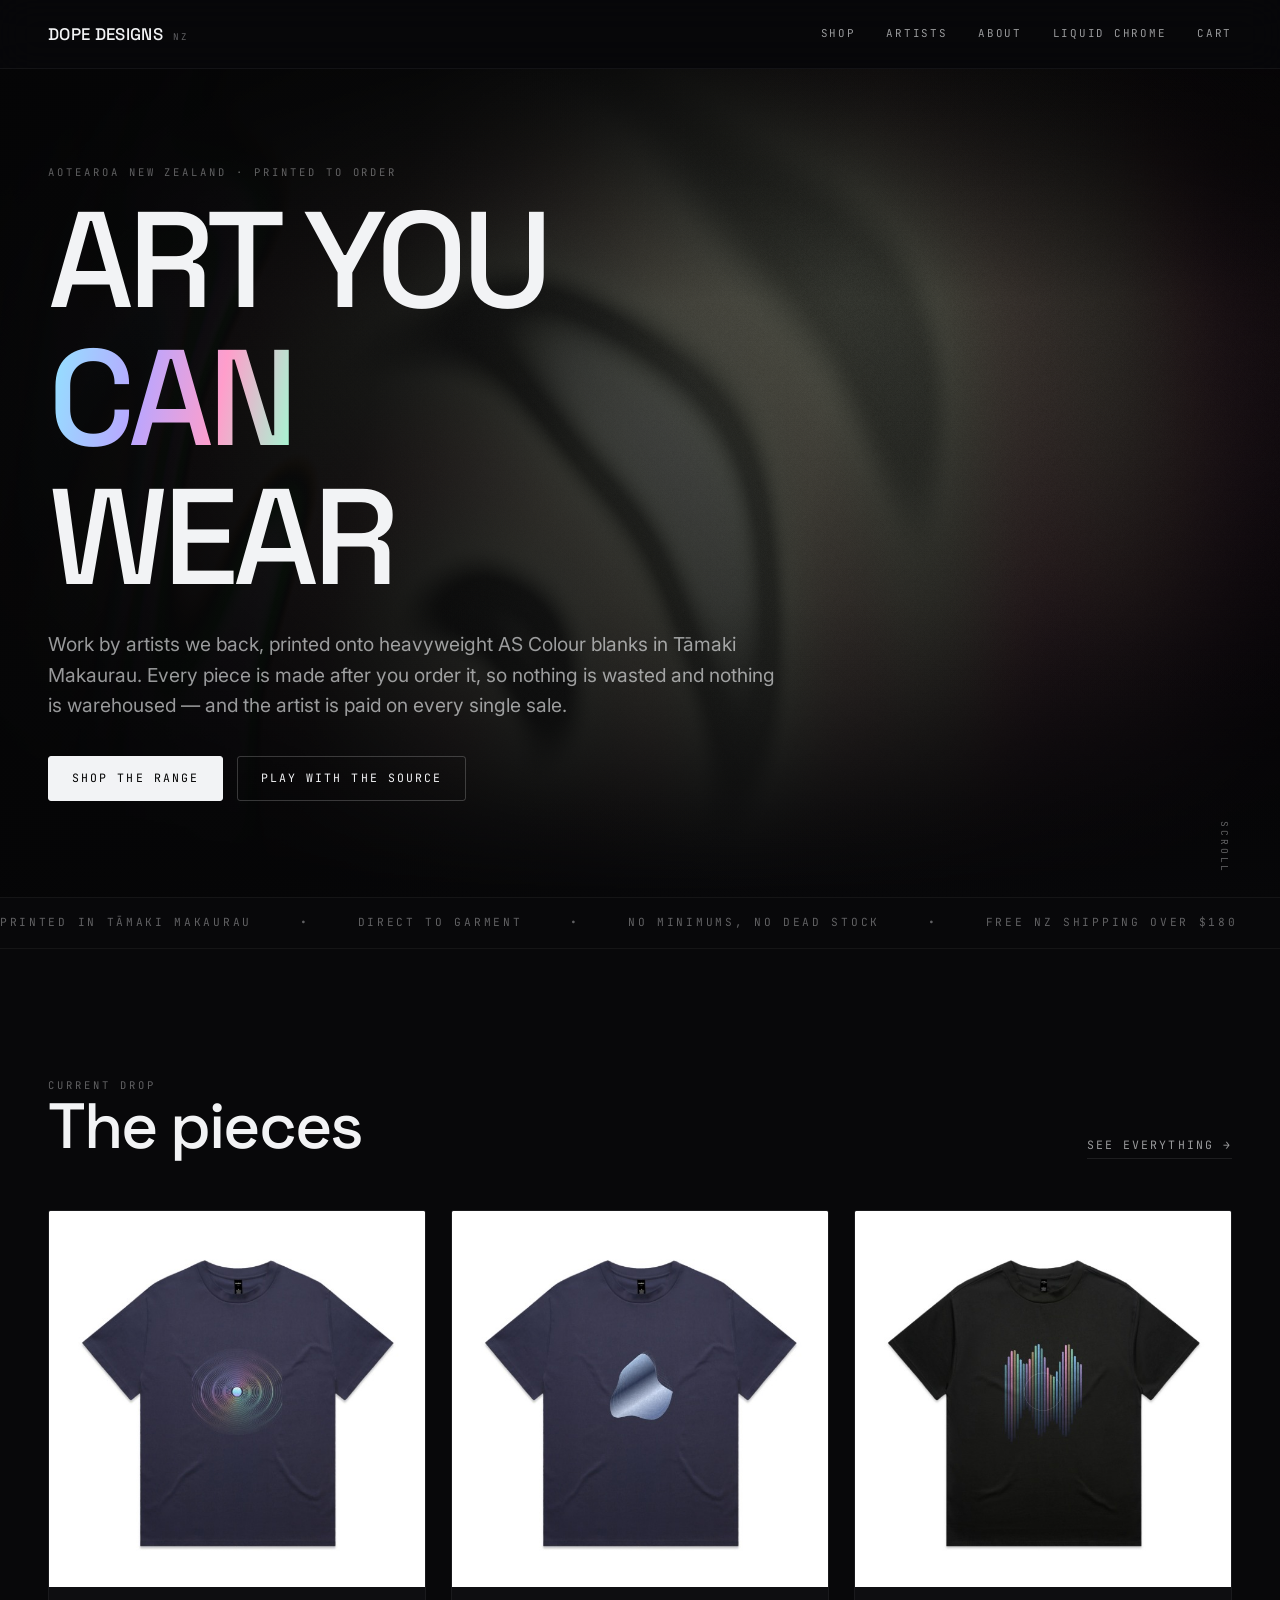
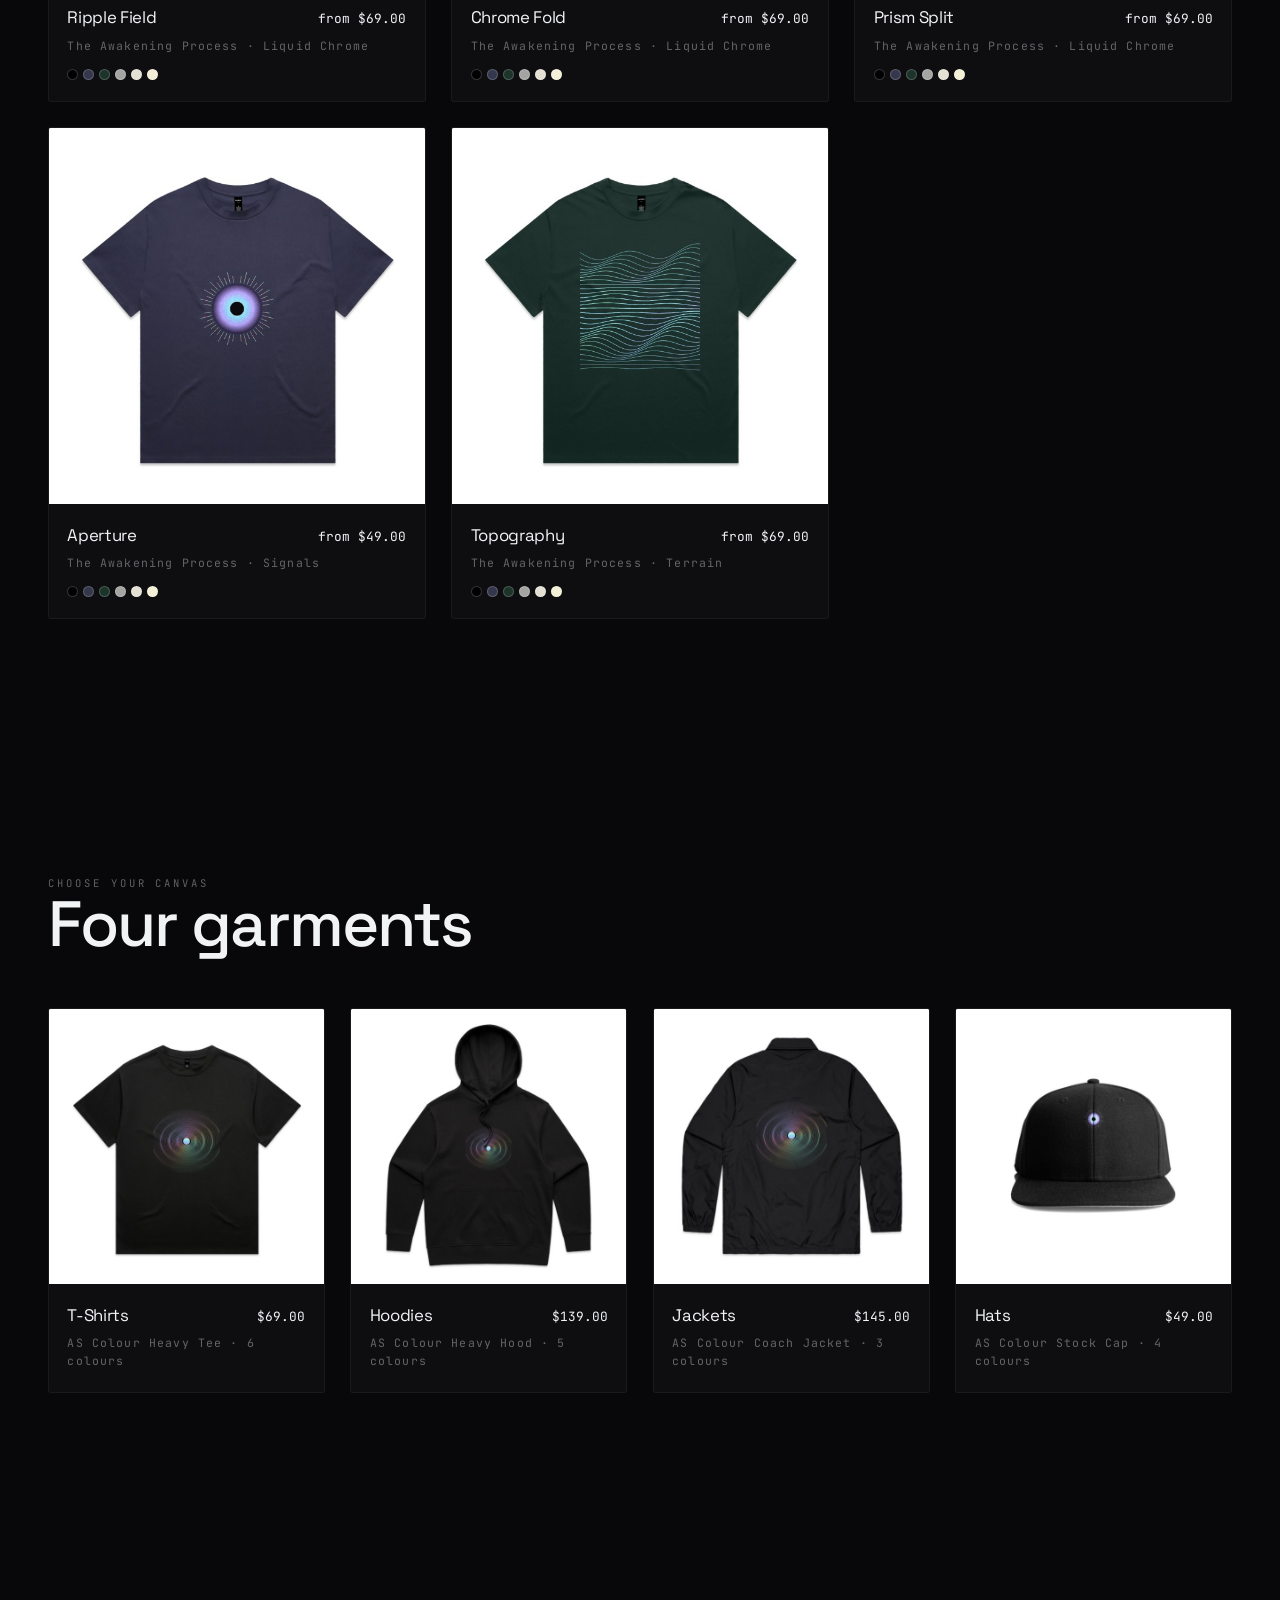
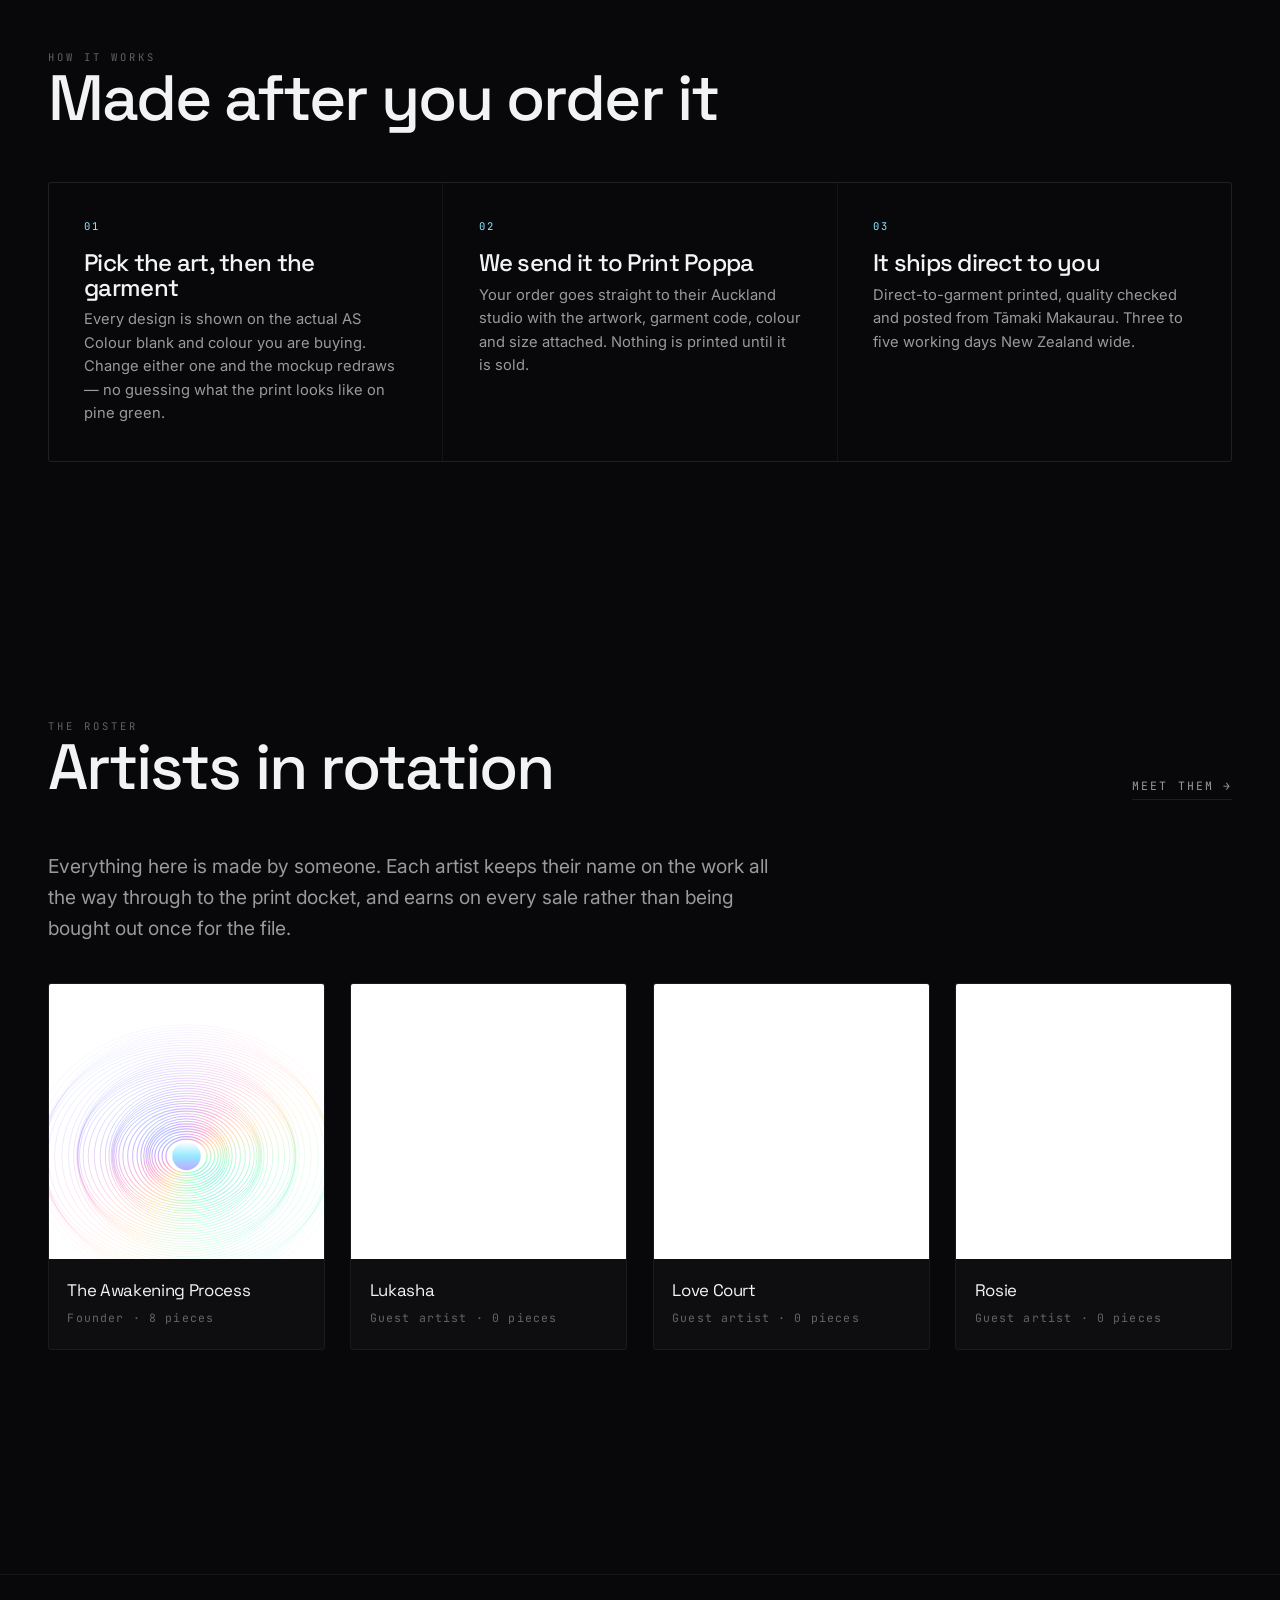
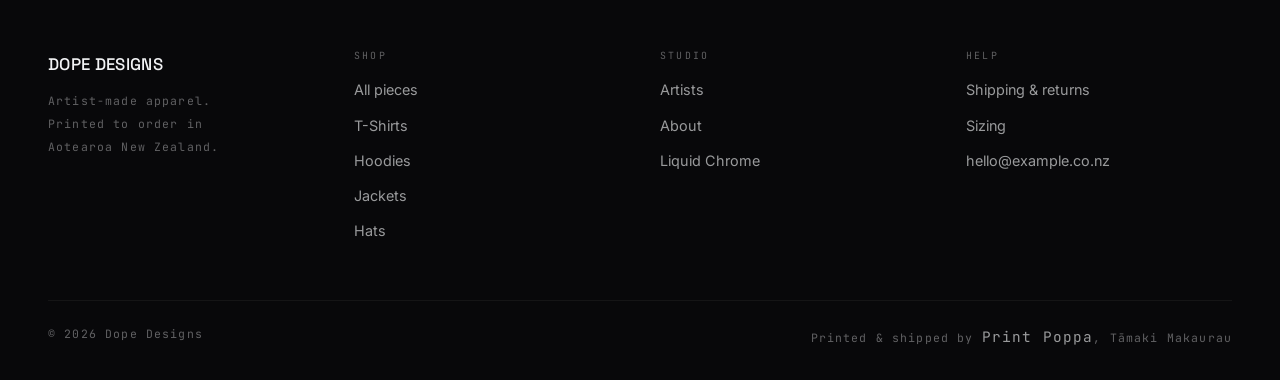
<file: index.html>
<!doctype html>
<html lang="en-NZ">
<head>
<meta charset="utf-8">
<meta name="viewport" content="width=device-width, initial-scale=1">
<title>Dope Designs — Artist-made apparel, printed in Aotearoa</title>
<meta name="description" content="Limited-run tees, hoodies, jackets and hats carrying work by real artists. Printed to order in Tāmaki Makaurau by Print Poppa and shipped New Zealand wide.">
<link rel="preconnect" href="https://fonts.googleapis.com">
<link rel="preconnect" href="https://fonts.gstatic.com" crossorigin>
<link href="https://fonts.googleapis.com/css2?family=Space+Grotesk:wght@400;500;600&family=Inter:wght@300;400;500&family=JetBrains+Mono:wght@400;500&display=swap" rel="stylesheet">
<link rel="icon" href="assets/favicon.svg" type="image/svg+xml">
<script>document.documentElement.className += ' js';</script>
<link rel="stylesheet" href="assets/css/site.css">
</head>
<body data-page="index" data-base="">

<header data-site-header></header>

<main>

  <!-- Hero ------------------------------------------------------------- -->
  <section class="hero" data-liquid-chrome="hero">
    <div class="wrap hero__inner">
      <p class="eyebrow">Aotearoa New Zealand &middot; Printed to order</p>
      <h1 class="display hero__title">Art you<br><span class="chrome-text">can</span><br>wear</h1>
      <p class="lede">Work by artists we back, printed onto heavyweight AS Colour blanks in
        Tāmaki Makaurau. Every piece is made after you order it, so nothing is wasted and nothing
        is warehoused — and the artist is paid on every single sale.</p>
      <div class="hero__actions">
        <a class="btn btn--solid" href="shop.html">Shop the range</a>
        <a class="btn" href="art/liquid-chrome.html">Play with the source</a>
      </div>
    </div>
    <span class="hero__scroll">Scroll</span>
  </section>

  <div class="marquee" aria-hidden="true">
    <div class="marquee__track">
      <span>Printed in Tāmaki Makaurau</span><span>&bull;</span>
      <span>Direct to garment</span><span>&bull;</span>
      <span>No minimums, no dead stock</span><span>&bull;</span>
      <span>Free NZ shipping over $180</span><span>&bull;</span>
      <span>Artists paid on every sale</span><span>&bull;</span>
      <span>Printed in Tāmaki Makaurau</span><span>&bull;</span>
      <span>Direct to garment</span><span>&bull;</span>
      <span>No minimums, no dead stock</span><span>&bull;</span>
      <span>Free NZ shipping over $180</span><span>&bull;</span>
      <span>Artists paid on every sale</span><span>&bull;</span>
    </div>
  </div>

  <!-- Featured designs -------------------------------------------------- -->
  <section class="section wrap" data-catalog-error>
    <div class="section-head" data-reveal>
      <div>
        <p class="eyebrow">Current drop</p>
        <h2 class="h1">The pieces</h2>
      </div>
      <a class="link-arrow" href="shop.html">See everything</a>
    </div>
    <div class="grid grid--3" data-featured-grid>
      <p class="meta">Loading the range&hellip;</p>
    </div>
  </section>

  <!-- Garment range ----------------------------------------------------- -->
  <section class="section wrap">
    <div class="section-head" data-reveal>
      <div>
        <p class="eyebrow">Choose your canvas</p>
        <h2 class="h1">Four garments</h2>
      </div>
    </div>
    <div class="grid grid--4" data-garment-grid></div>
  </section>

  <!-- How it works ------------------------------------------------------ -->
  <section class="section wrap">
    <div class="section-head" data-reveal>
      <div>
        <p class="eyebrow">How it works</p>
        <h2 class="h1">Made after you order it</h2>
      </div>
    </div>
    <div class="steps" data-reveal>
      <div class="step">
        <h3 class="h3">Pick the art, then the garment</h3>
        <p>Every design is shown on the actual AS Colour blank and colour you are buying. Change
          either one and the mockup redraws — no guessing what the print looks like on pine green.</p>
      </div>
      <div class="step">
        <h3 class="h3">We send it to Print Poppa</h3>
        <p>Your order goes straight to their Auckland studio with the artwork, garment code, colour
          and size attached. Nothing is printed until it is sold.</p>
      </div>
      <div class="step">
        <h3 class="h3">It ships direct to you</h3>
        <p>Direct-to-garment printed, quality checked and posted from Tāmaki Makaurau. Three to
          five working days New Zealand wide.</p>
      </div>
    </div>
  </section>

  <!-- Artists ----------------------------------------------------------- -->
  <section class="section wrap">
    <div class="section-head" data-reveal>
      <div>
        <p class="eyebrow">The roster</p>
        <h2 class="h1">Artists in rotation</h2>
      </div>
      <a class="link-arrow" href="artists.html">Meet them</a>
    </div>
    <p class="lede" data-reveal>Everything here is made by someone. Each artist keeps their name on
      the work all the way through to the print docket, and earns on every sale rather than being
      bought out once for the file.</p>
    <div class="grid grid--4" style="margin-top:2.5rem" data-artist-strip></div>
  </section>

</main>

<footer data-site-footer></footer>

<script src="assets/js/liquid-chrome-shader.js"></script>
<script src="assets/js/config.js"></script>
<script src="assets/js/store.js"></script>
<script src="assets/js/garments.js"></script>
<script src="assets/js/liquid-chrome-bg.js"></script>
<script src="assets/js/page-home.js"></script>
</body>
</html>
</file>
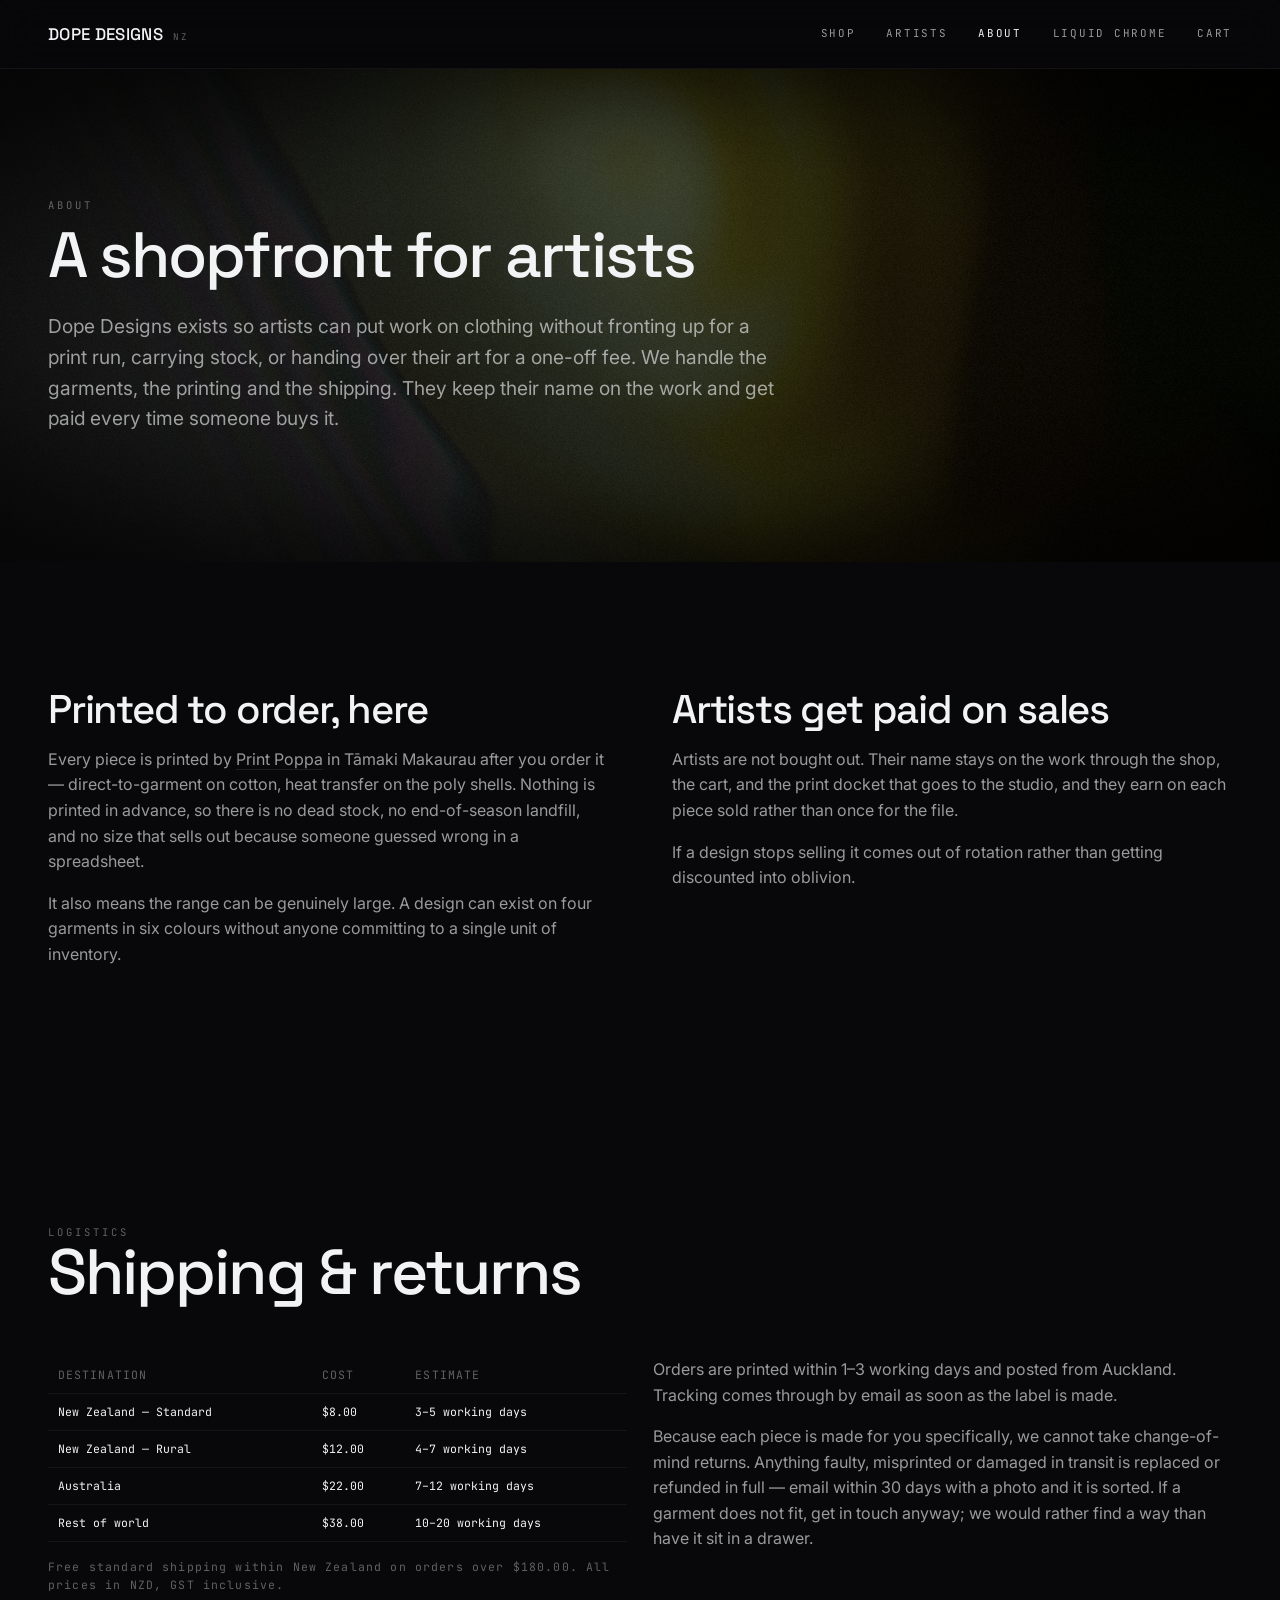
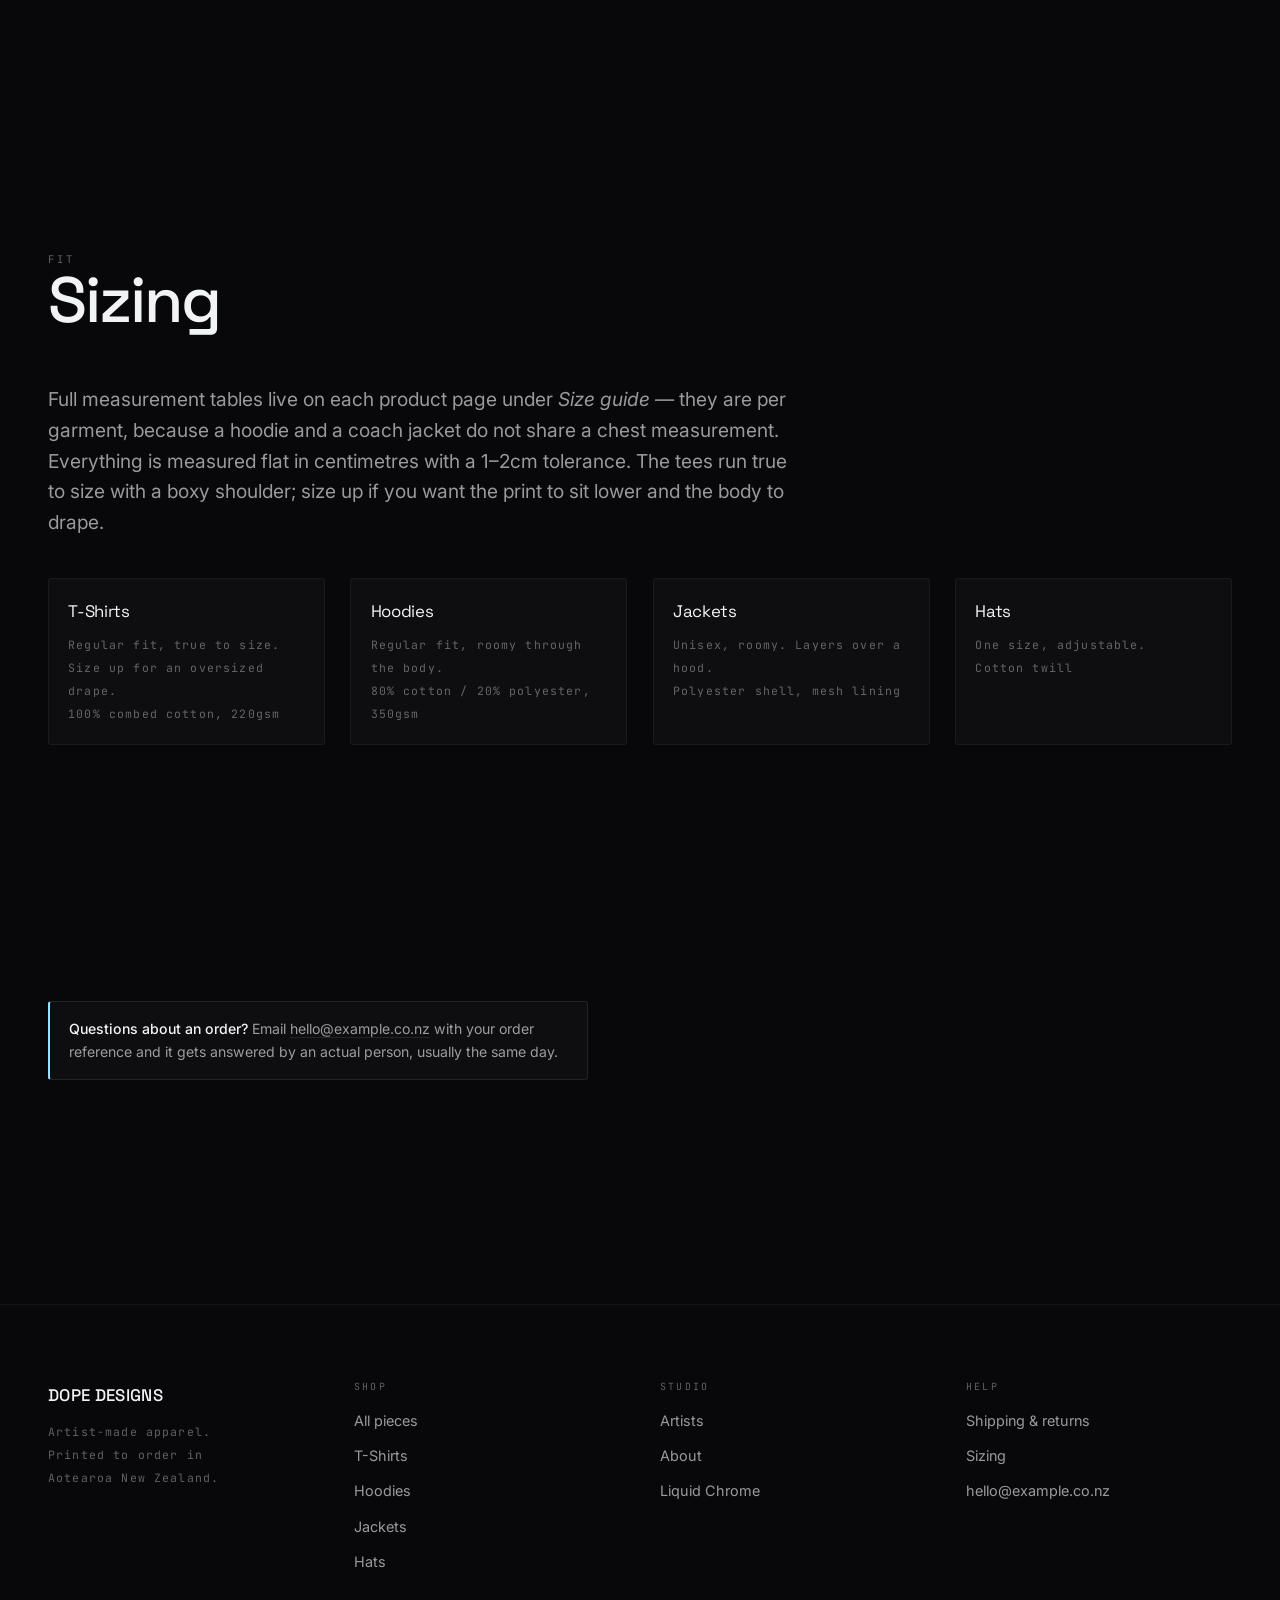
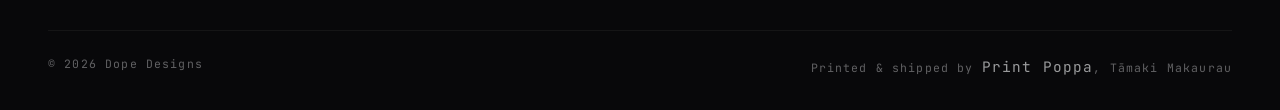
<file: about.html>
<!doctype html>
<html lang="en-NZ">
<head>
<meta charset="utf-8">
<meta name="viewport" content="width=device-width, initial-scale=1">
<title>About — Dope Designs</title>
<meta name="description" content="How the studio works: printed to order in Tāmaki Makaurau by Print Poppa, shipped New Zealand wide, artists paid per sale.">
<link rel="preconnect" href="https://fonts.googleapis.com">
<link rel="preconnect" href="https://fonts.gstatic.com" crossorigin>
<link href="https://fonts.googleapis.com/css2?family=Space+Grotesk:wght@400;500;600&family=Inter:wght@300;400;500&family=JetBrains+Mono:wght@400;500&display=swap" rel="stylesheet">
<link rel="icon" href="assets/favicon.svg" type="image/svg+xml">
<script>document.documentElement.className += ' js';</script>
<link rel="stylesheet" href="assets/css/site.css">
</head>
<body data-page="about" data-base="">

<header data-site-header></header>

<main>

  <section class="section" data-liquid-chrome="quiet">
    <div class="wrap">
      <p class="eyebrow">About</p>
      <h1 class="h1" style="margin:.6rem 0 1.4rem;max-width:16ch">A shopfront for artists</h1>
      <p class="lede">Dope Designs exists so artists can put work on clothing without fronting up
        for a print run, carrying stock, or handing over their art for a one-off fee. We handle the
        garments, the printing and the shipping. They keep their name on the work and get paid every
        time someone buys it.</p>
    </div>
  </section>

  <section class="section wrap">
    <div class="grid grid--2" style="gap:clamp(2rem,5vw,4rem)">
      <div data-reveal>
        <h2 class="h2">Printed to order, here</h2>
        <p class="lede" style="font-size:1rem;margin-top:1rem">Every piece is printed by
          <a href="https://www.printpoppa.co.nz/" target="_blank" rel="noopener"
             style="border-bottom:1px solid var(--line)">Print Poppa</a> in Tāmaki Makaurau after you
          order it — direct-to-garment on cotton, heat transfer on the poly shells. Nothing is
          printed in advance, so there is no dead stock, no end-of-season landfill, and no size that
          sells out because someone guessed wrong in a spreadsheet.</p>
        <p class="lede" style="font-size:1rem;margin-top:1rem">It also means the range can be
          genuinely large. A design can exist on four garments in six colours without anyone
          committing to a single unit of inventory.</p>
      </div>
      <div data-reveal>
        <h2 class="h2">Artists get paid on sales</h2>
        <p class="lede" style="font-size:1rem;margin-top:1rem">Artists are not bought out. Their name
          stays on the work through the shop, the cart, and the print docket that goes to the studio,
          and they earn on each piece sold rather than once for the file.</p>
        <p class="lede" style="font-size:1rem;margin-top:1rem">If a design stops selling it comes out
          of rotation rather than getting discounted into oblivion.</p>
      </div>
    </div>
  </section>

  <section class="section wrap" id="shipping">
    <div class="section-head" data-reveal>
      <div><p class="eyebrow">Logistics</p><h2 class="h1">Shipping &amp; returns</h2></div>
    </div>
    <div class="grid grid--2">
      <div data-reveal>
        <table class="size-table" data-shipping-table>
          <thead><tr><th>Destination</th><th>Cost</th><th>Estimate</th></tr></thead>
          <tbody><tr><td colspan="3">Loading&hellip;</td></tr></tbody>
        </table>
        <p class="meta" style="margin-top:1rem" data-free-note></p>
      </div>
      <div data-reveal>
        <p class="lede" style="font-size:1rem">Orders are printed within 1&ndash;3 working days and
          posted from Auckland. Tracking comes through by email as soon as the label is made.</p>
        <p class="lede" style="font-size:1rem;margin-top:1rem">Because each piece is made for you
          specifically, we cannot take change-of-mind returns. Anything faulty, misprinted or
          damaged in transit is replaced or refunded in full — email within 30 days with a photo and
          it is sorted. If a garment does not fit, get in touch anyway; we would rather find a way
          than have it sit in a drawer.</p>
      </div>
    </div>
  </section>

  <section class="section wrap" id="sizing">
    <div class="section-head" data-reveal>
      <div><p class="eyebrow">Fit</p><h2 class="h1">Sizing</h2></div>
    </div>
    <p class="lede" data-reveal>Full measurement tables live on each product page under
      <em>Size guide</em> — they are per garment, because a hoodie and a coach jacket do not share a
      chest measurement. Everything is measured flat in centimetres with a 1&ndash;2cm tolerance.
      The tees run true to size with a boxy shoulder; size up if you want the print to sit lower and
      the body to drape.</p>
    <div class="grid grid--4" style="margin-top:2.5rem" data-fit-grid></div>
  </section>

  <section class="section wrap">
    <div class="notice" style="max-width:60ch">
      <strong>Questions about an order?</strong> Email
      <a href="mailto:hello@example.co.nz" style="border-bottom:1px solid var(--line)">hello@example.co.nz</a>
      with your order reference and it gets answered by an actual person, usually the same day.
    </div>
  </section>

</main>

<footer data-site-footer></footer>

<script src="assets/js/liquid-chrome-shader.js"></script>
<script src="assets/js/config.js"></script>
<script src="assets/js/store.js"></script>
<script src="assets/js/liquid-chrome-bg.js"></script>
<script src="assets/js/page-about.js"></script>
</body>
</html>
</file>
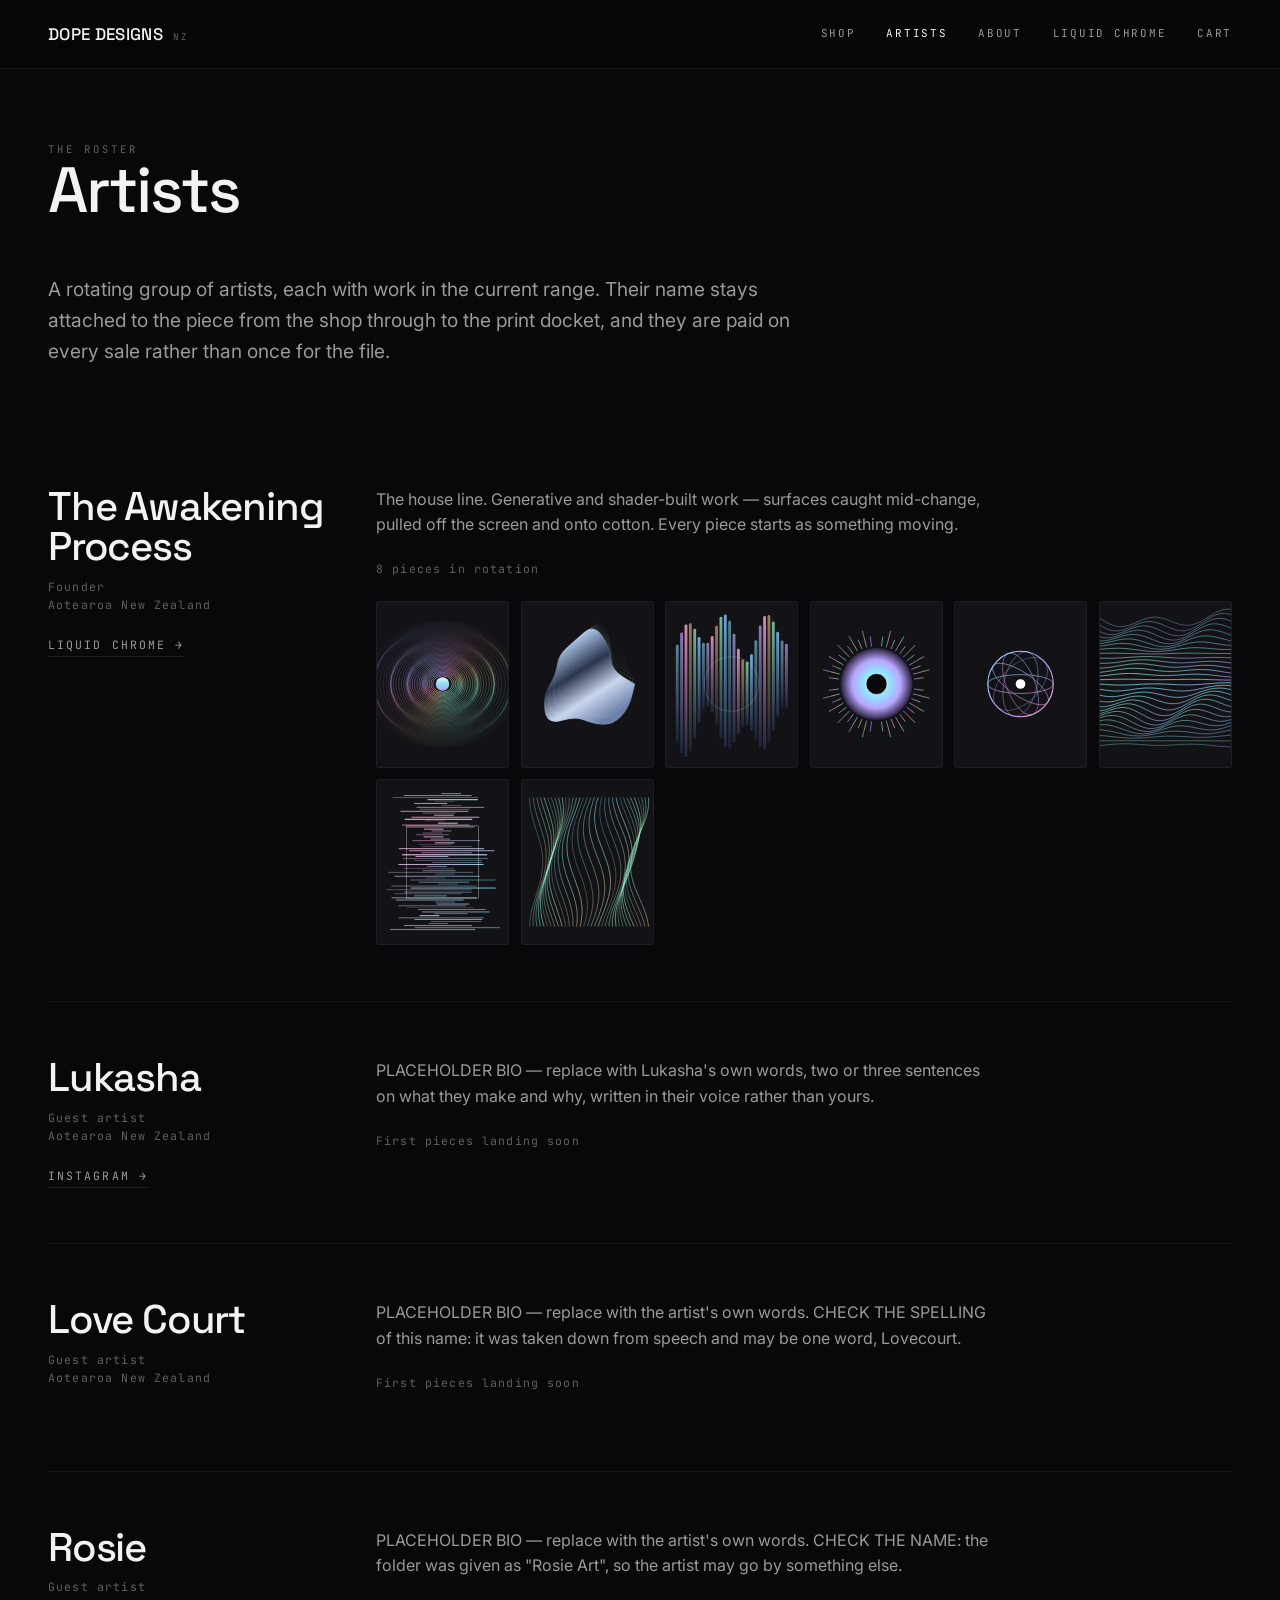
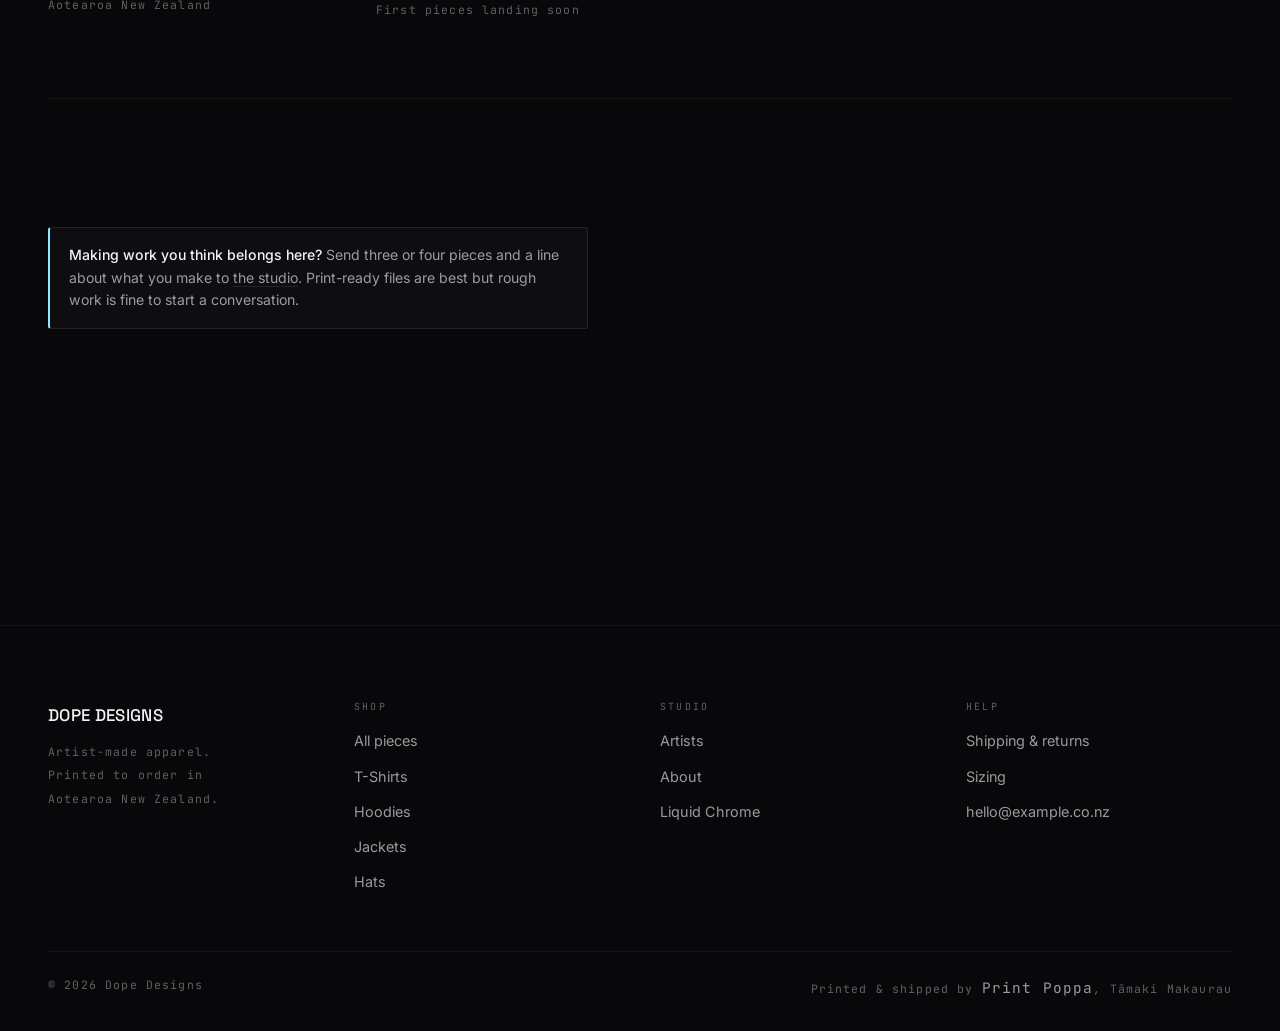
<file: artists.html>
<!doctype html>
<html lang="en-NZ">
<head>
<meta charset="utf-8">
<meta name="viewport" content="width=device-width, initial-scale=1">
<title>Artists — Dope Designs</title>
<meta name="description" content="The artists in rotation. Every artist is paid on each sale, and their name travels with the work through to checkout.">
<link rel="preconnect" href="https://fonts.googleapis.com">
<link rel="preconnect" href="https://fonts.gstatic.com" crossorigin>
<link href="https://fonts.googleapis.com/css2?family=Space+Grotesk:wght@400;500;600&family=Inter:wght@300;400;500&family=JetBrains+Mono:wght@400;500&display=swap" rel="stylesheet">
<link rel="icon" href="assets/favicon.svg" type="image/svg+xml">
<script>document.documentElement.className += ' js';</script>
<link rel="stylesheet" href="assets/css/site.css">
</head>
<body data-page="artists" data-base="">

<header data-site-header></header>

<main class="wrap section section--tight" data-catalog-error>
  <div class="section-head">
    <div>
      <p class="eyebrow">The roster</p>
      <h1 class="h1">Artists</h1>
    </div>
  </div>

  <p class="lede">A rotating group of artists, each with work in the current range. Their name stays
    attached to the piece from the shop through to the print docket, and they are paid on every sale
    rather than once for the file.</p>

  <div data-artists-root style="margin-top:clamp(2rem,5vw,4rem)">
    <p class="meta">Loading&hellip;</p>
  </div>

  <section class="section">
    <div class="notice" style="max-width:60ch">
      <strong>Making work you think belongs here?</strong> Send three or four pieces and a line about
      what you make to <a href="mailto:hello@example.co.nz" style="border-bottom:1px solid var(--line)">the
      studio</a>. Print-ready files are best but rough work is fine to start a conversation.
    </div>
  </section>
</main>

<footer data-site-footer></footer>

<script src="assets/js/config.js"></script>
<script src="assets/js/store.js"></script>
<script src="assets/js/garments.js"></script>
<script src="assets/js/page-artists.js"></script>
</body>
</html>
</file>
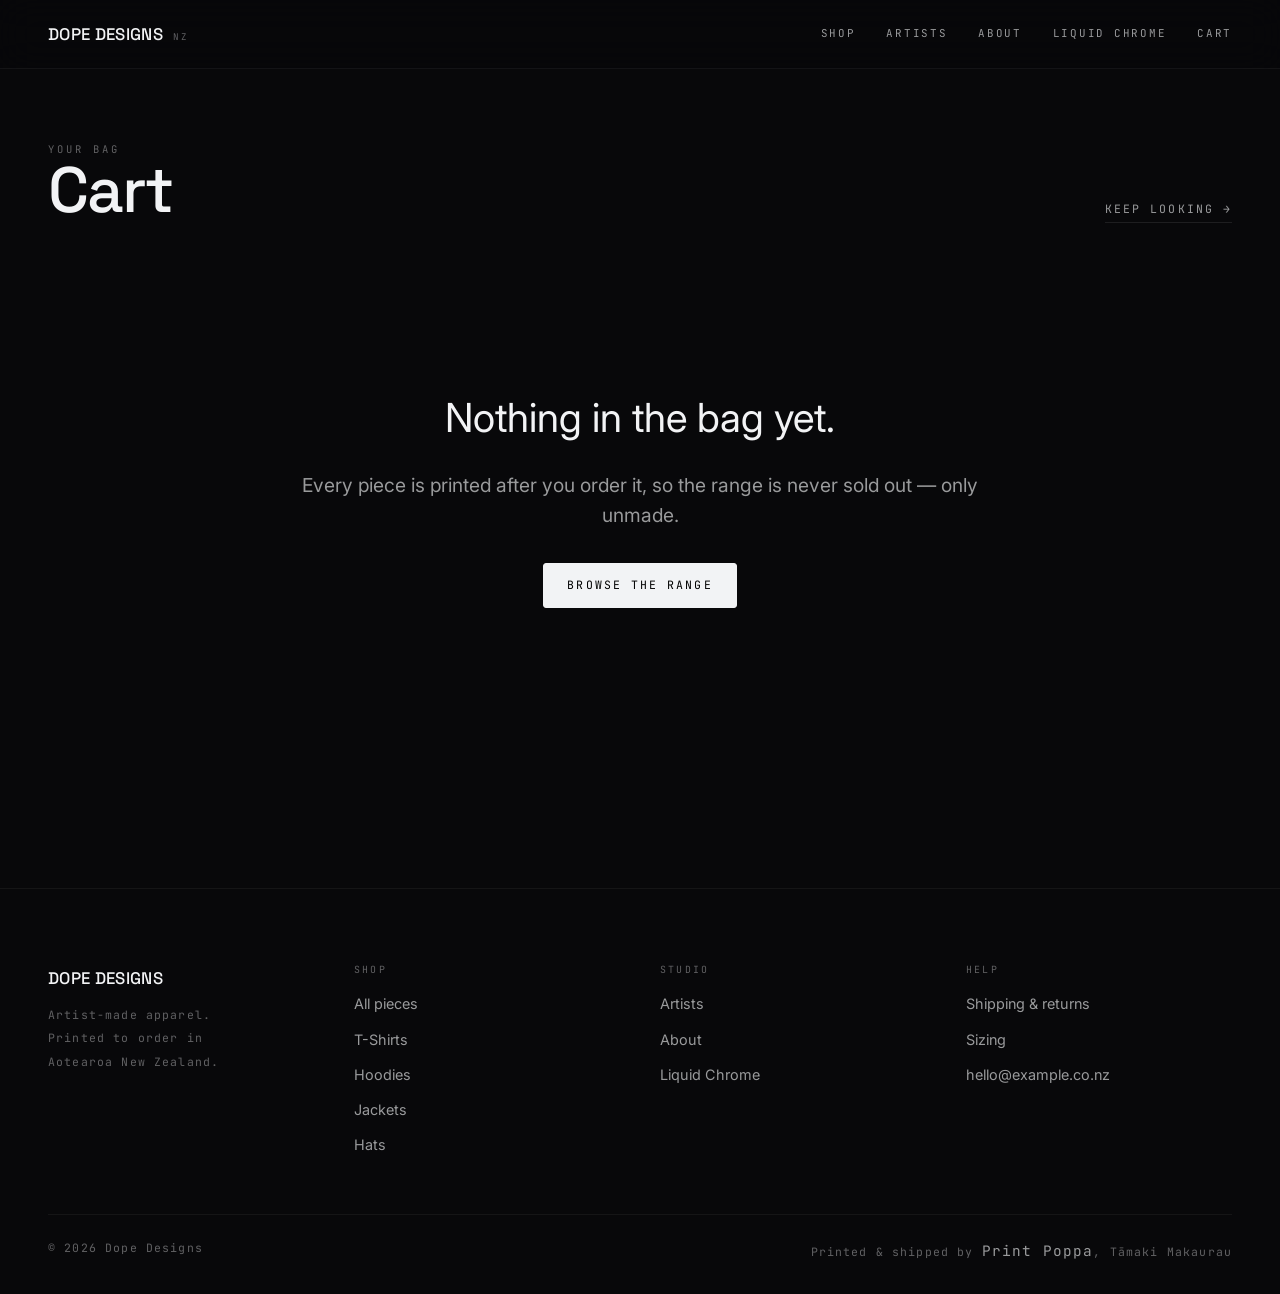
<file: cart.html>
<!doctype html>
<html lang="en-NZ">
<head>
<meta charset="utf-8">
<meta name="viewport" content="width=device-width, initial-scale=1">
<title>Cart — Dope Designs</title>
<meta name="robots" content="noindex">
<link rel="preconnect" href="https://fonts.googleapis.com">
<link rel="preconnect" href="https://fonts.gstatic.com" crossorigin>
<link href="https://fonts.googleapis.com/css2?family=Space+Grotesk:wght@400;500;600&family=Inter:wght@300;400;500&family=JetBrains+Mono:wght@400;500&display=swap" rel="stylesheet">
<link rel="icon" href="assets/favicon.svg" type="image/svg+xml">
<script>document.documentElement.className += ' js';</script>
<link rel="stylesheet" href="assets/css/site.css">
</head>
<body data-page="cart" data-base="">

<header data-site-header></header>

<main class="wrap section section--tight" data-catalog-error>
  <div class="section-head">
    <div>
      <p class="eyebrow">Your bag</p>
      <h1 class="h1">Cart</h1>
    </div>
    <a class="link-arrow" href="shop.html">Keep looking</a>
  </div>

  <div data-cart-root><p class="meta">Loading&hellip;</p></div>
</main>

<footer data-site-footer></footer>

<script src="assets/js/config.js"></script>
<script src="assets/js/store.js"></script>
<script src="assets/js/garments.js"></script>
<script src="assets/js/page-cart.js"></script>
</body>
</html>
</file>
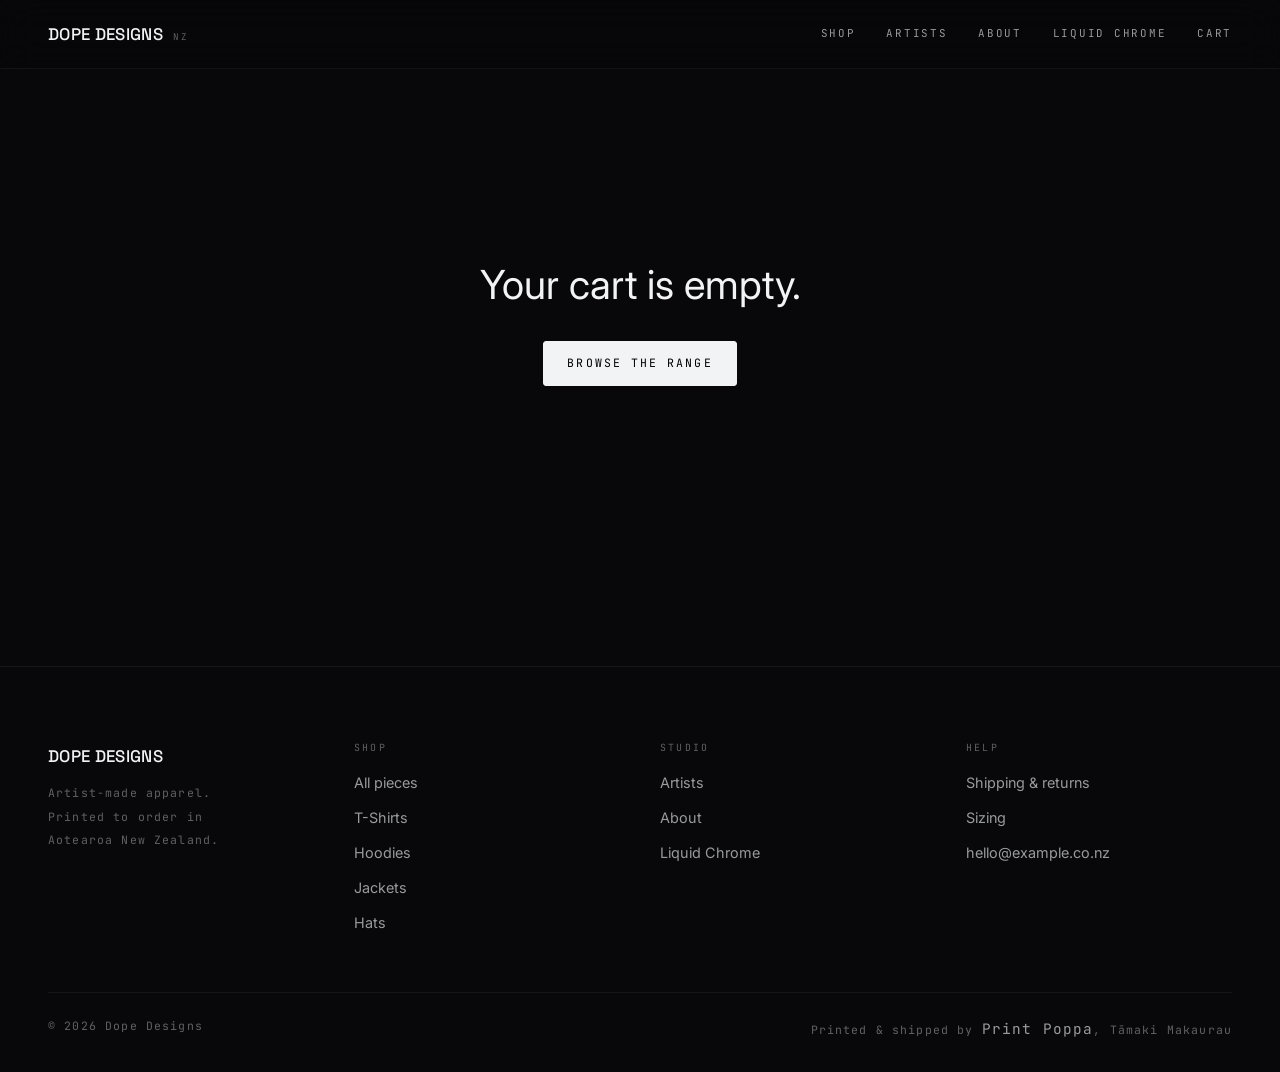
<file: checkout.html>
<!doctype html>
<html lang="en-NZ">
<head>
<meta charset="utf-8">
<meta name="viewport" content="width=device-width, initial-scale=1">
<title>Checkout — Dope Designs</title>
<meta name="robots" content="noindex">
<link rel="preconnect" href="https://fonts.googleapis.com">
<link rel="preconnect" href="https://fonts.gstatic.com" crossorigin>
<link href="https://fonts.googleapis.com/css2?family=Space+Grotesk:wght@400;500;600&family=Inter:wght@300;400;500&family=JetBrains+Mono:wght@400;500&display=swap" rel="stylesheet">
<link rel="icon" href="assets/favicon.svg" type="image/svg+xml">
<script>document.documentElement.className += ' js';</script>
<link rel="stylesheet" href="assets/css/site.css">
</head>
<body data-page="checkout" data-base="">

<header data-site-header></header>

<main class="wrap section section--tight" data-catalog-error>
  <div data-checkout-root><p class="meta">Loading&hellip;</p></div>
</main>

<footer data-site-footer></footer>

<script src="assets/js/config.js"></script>
<script src="assets/js/store.js"></script>
<script src="assets/js/garments.js"></script>
<script src="assets/js/checkout.js"></script>
<script src="assets/js/page-checkout.js"></script>
</body>
</html>
</file>
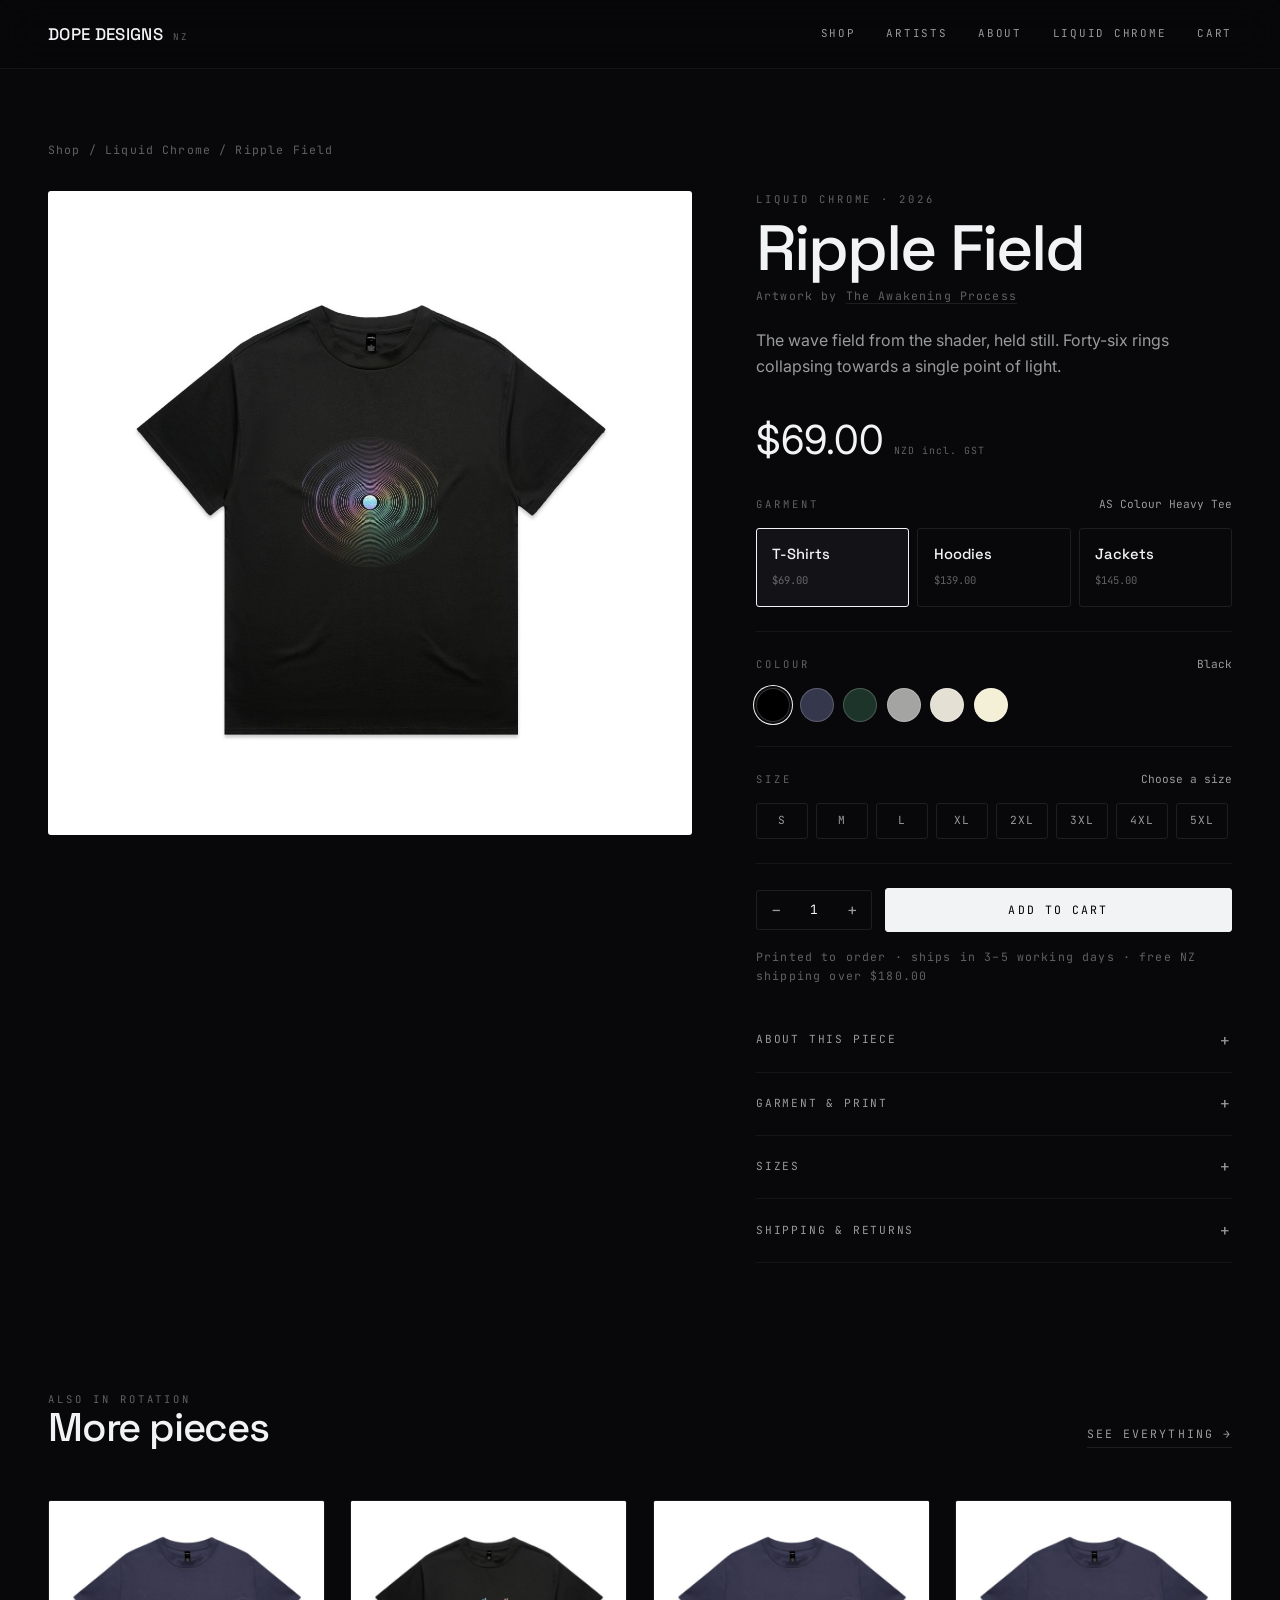
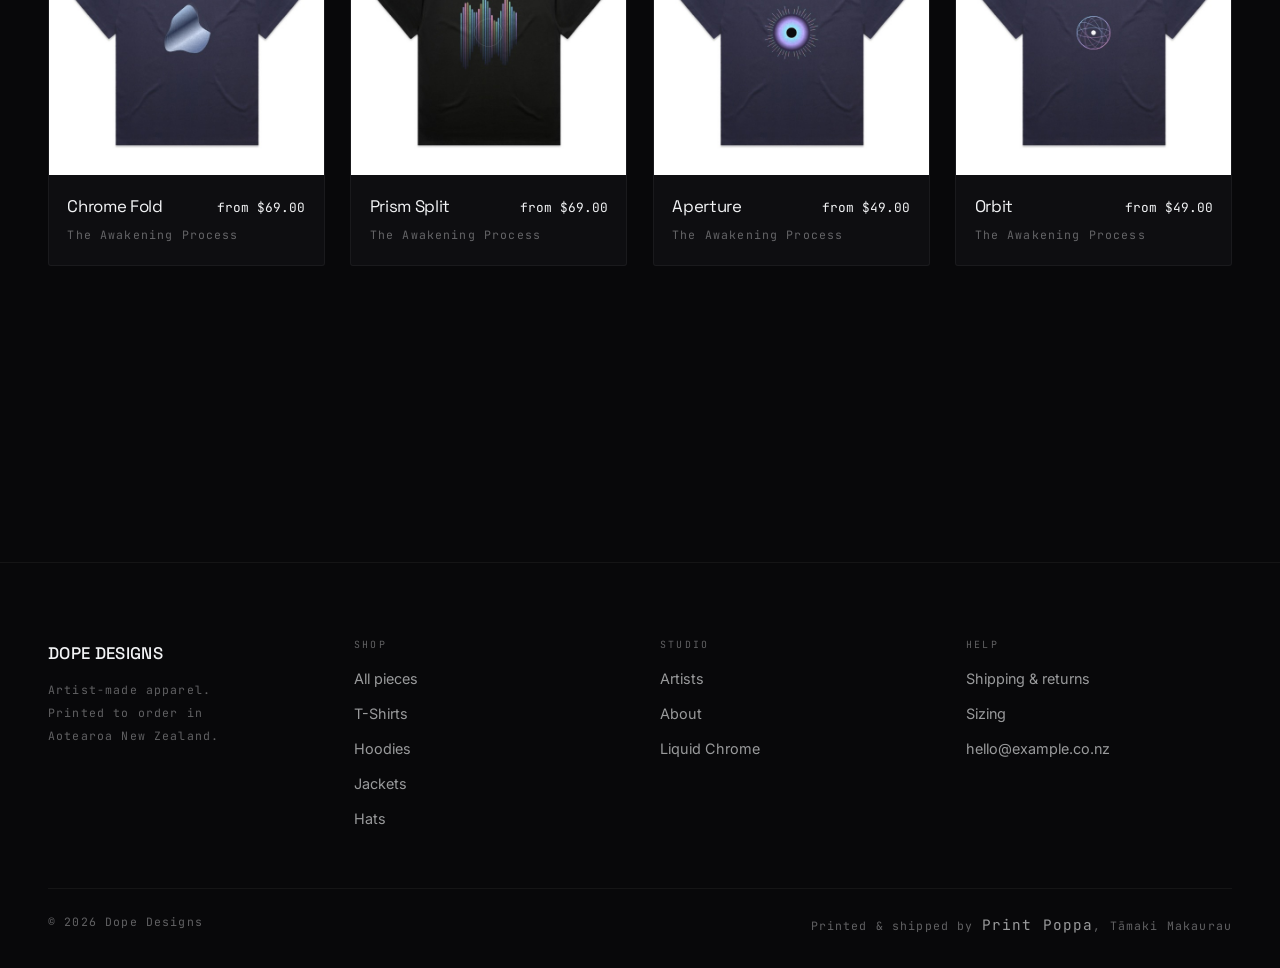
<file: product.html>
<!doctype html>
<html lang="en-NZ">
<head>
<meta charset="utf-8">
<meta name="viewport" content="width=device-width, initial-scale=1">
<title>Product — Dope Designs</title>
<meta name="description" content="Choose your garment, colour and size. The mockup redraws as you go.">
<link rel="preconnect" href="https://fonts.googleapis.com">
<link rel="preconnect" href="https://fonts.gstatic.com" crossorigin>
<link href="https://fonts.googleapis.com/css2?family=Space+Grotesk:wght@400;500;600&family=Inter:wght@300;400;500&family=JetBrains+Mono:wght@400;500&display=swap" rel="stylesheet">
<link rel="icon" href="assets/favicon.svg" type="image/svg+xml">
<script>document.documentElement.className += ' js';</script>
<link rel="stylesheet" href="assets/css/site.css">
</head>
<body data-page="product" data-base="">

<header data-site-header></header>

<main class="wrap section section--tight" data-catalog-error>
  <div data-product-root>
    <p class="meta">Loading&hellip;</p>
  </div>

  <section class="section" data-related-section hidden>
    <div class="section-head">
      <div>
        <p class="eyebrow">Also in rotation</p>
        <h2 class="h2">More pieces</h2>
      </div>
      <a class="link-arrow" href="shop.html">See everything</a>
    </div>
    <div class="grid grid--4" data-related-grid></div>
  </section>
</main>

<footer data-site-footer></footer>

<script src="assets/js/config.js"></script>
<script src="assets/js/store.js"></script>
<script src="assets/js/garments.js"></script>
<script src="assets/js/page-product.js"></script>
</body>
</html>
</file>
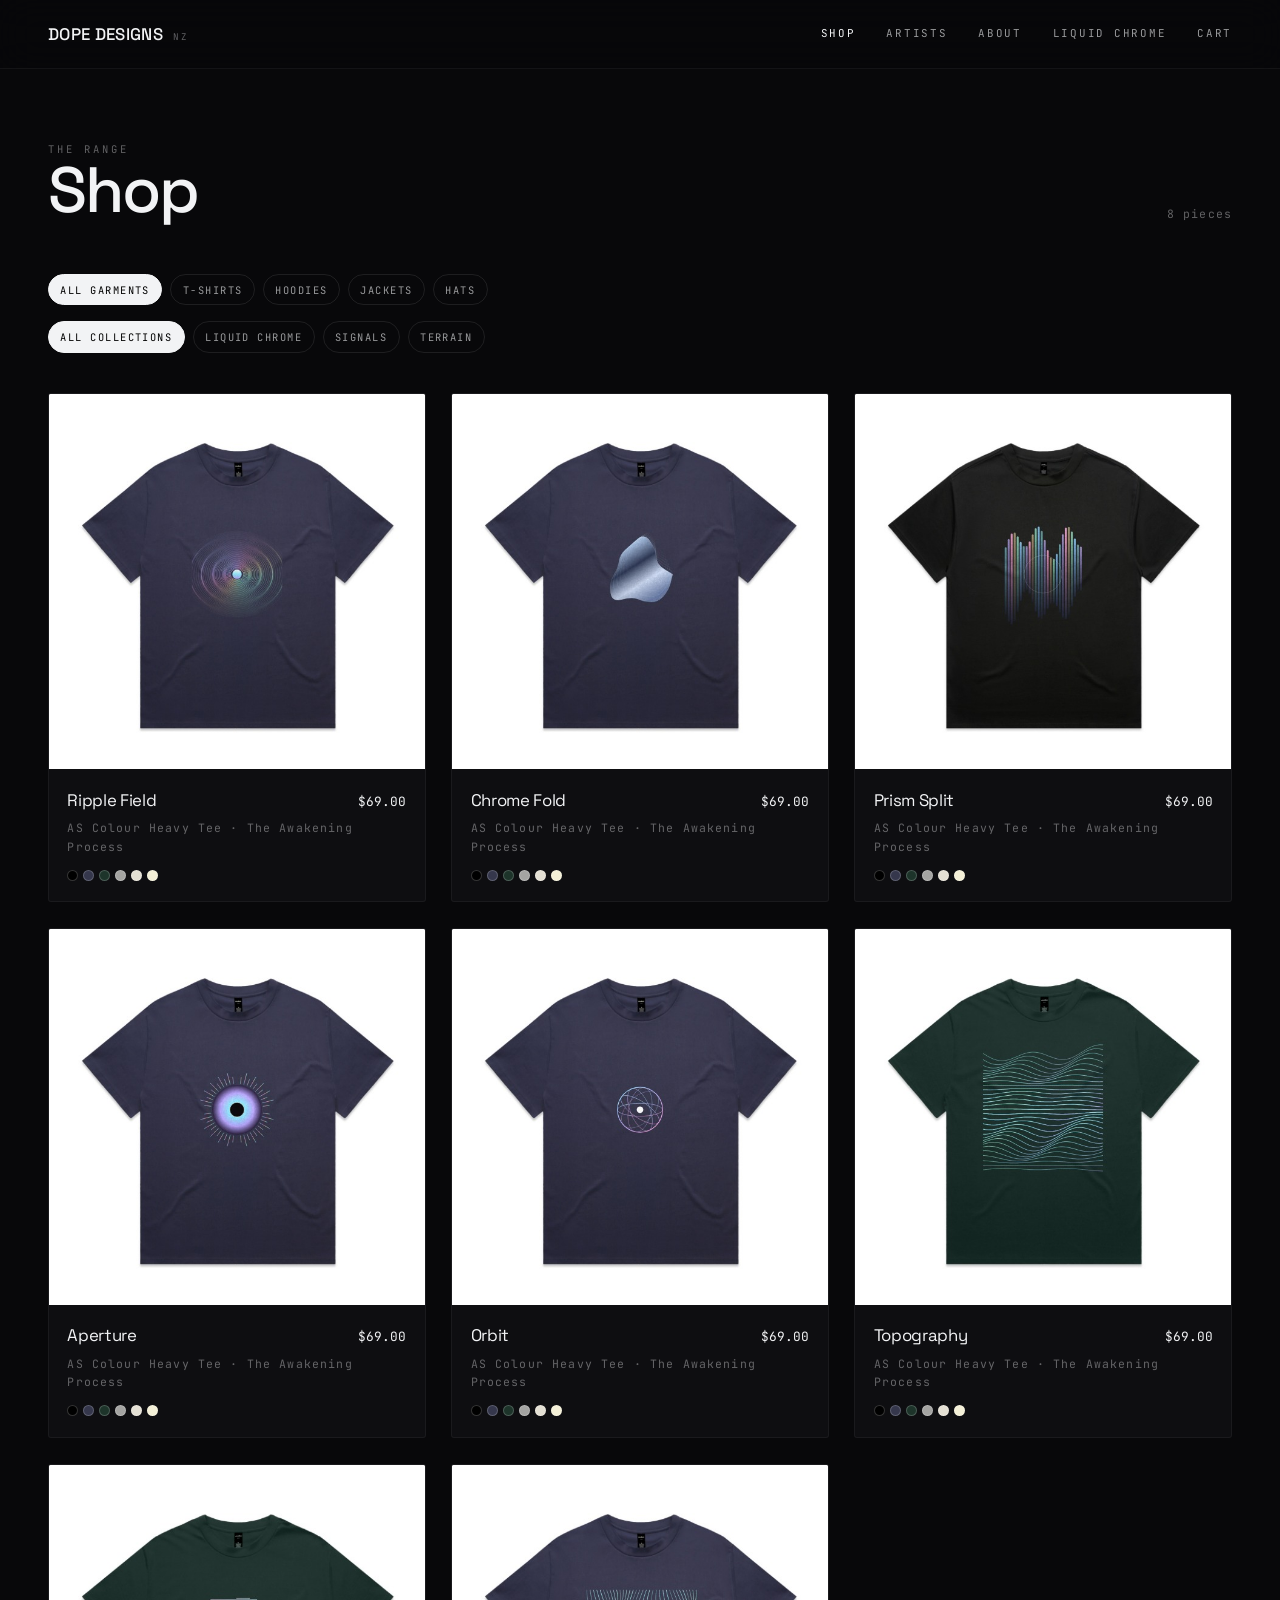
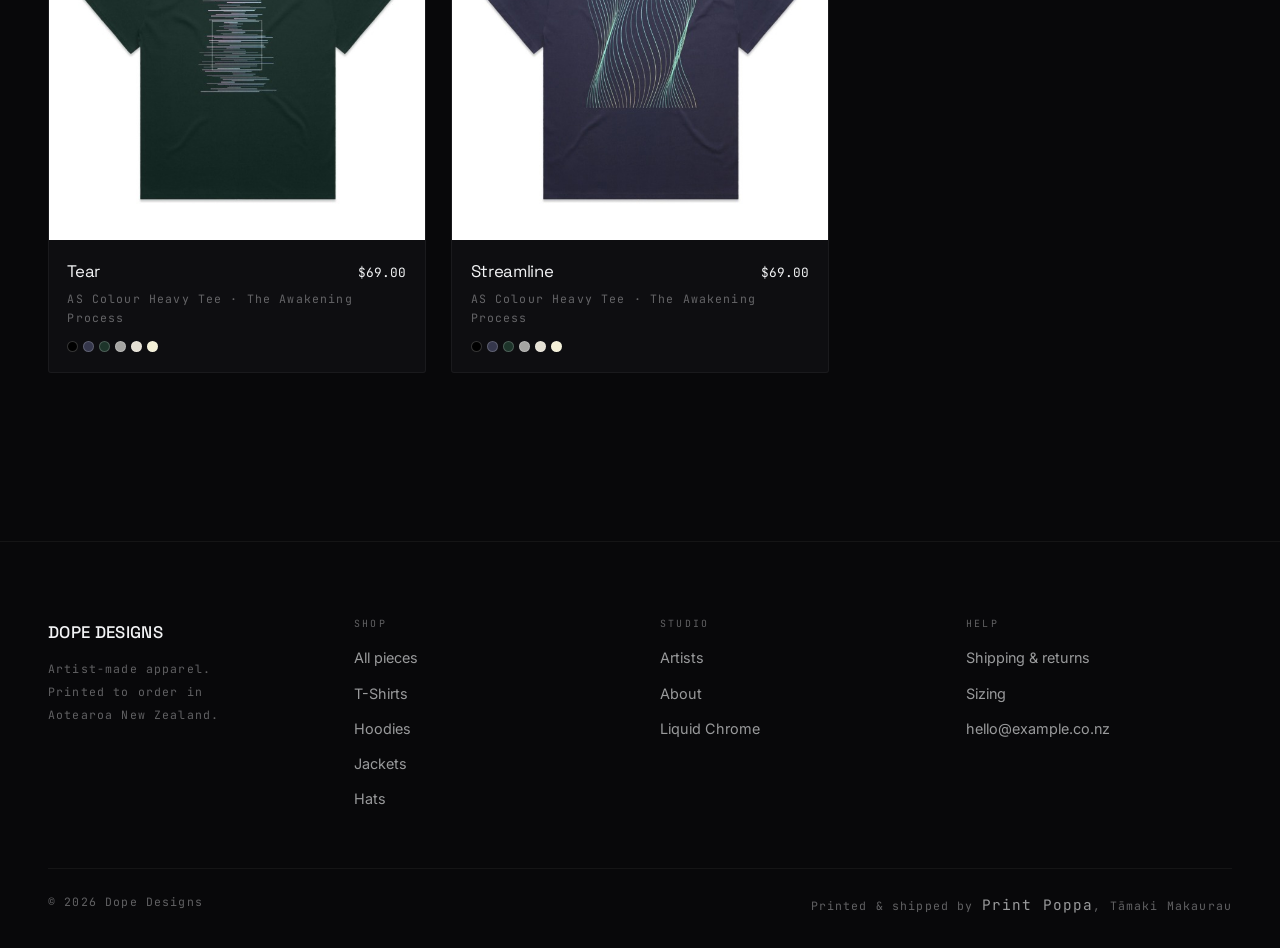
<file: shop.html>
<!doctype html>
<html lang="en-NZ">
<head>
<meta charset="utf-8">
<meta name="viewport" content="width=device-width, initial-scale=1">
<title>Shop — Dope Designs</title>
<meta name="description" content="Every design in the current range, on tees, hoodies, jackets and hats. Printed to order in Aotearoa New Zealand.">
<link rel="preconnect" href="https://fonts.googleapis.com">
<link rel="preconnect" href="https://fonts.gstatic.com" crossorigin>
<link href="https://fonts.googleapis.com/css2?family=Space+Grotesk:wght@400;500;600&family=Inter:wght@300;400;500&family=JetBrains+Mono:wght@400;500&display=swap" rel="stylesheet">
<link rel="icon" href="assets/favicon.svg" type="image/svg+xml">
<script>document.documentElement.className += ' js';</script>
<link rel="stylesheet" href="assets/css/site.css">
</head>
<body data-page="shop" data-base="">

<header data-site-header></header>

<main class="wrap section section--tight" data-catalog-error>

  <div class="section-head">
    <div>
      <p class="eyebrow">The range</p>
      <h1 class="h1">Shop</h1>
    </div>
    <p class="meta" data-result-count></p>
  </div>

  <div style="display:grid;gap:1rem;margin-bottom:2.5rem">
    <div class="filters" data-filter-garment role="group" aria-label="Filter by garment"></div>
    <div class="filters" data-filter-collection role="group" aria-label="Filter by collection"></div>
  </div>

  <div class="grid grid--3" data-shop-grid>
    <p class="meta">Loading the range&hellip;</p>
  </div>

</main>

<footer data-site-footer></footer>

<script src="assets/js/config.js"></script>
<script src="assets/js/store.js"></script>
<script src="assets/js/garments.js"></script>
<script src="assets/js/page-shop.js"></script>
</body>
</html>
</file>
<file: assets/css/site.css>
/* ==========================================================================
   Dope Designs — design system
   Dark, chrome, gallery-first. The artwork is the only saturated colour on
   the page; everything structural is a grey or a hairline.
   ========================================================================== */

/* --- Tokens ------------------------------------------------------------- */
:root {
  /* Surfaces, darkest to lightest */
  --void:      #000000;
  --bg:        #08080a;
  --bg-raised: #0e0e11;
  --bg-panel:  #131317;
  --line:      rgba(255, 255, 255, 0.09);
  --line-soft: rgba(255, 255, 255, 0.05);
  --line-hard: rgba(255, 255, 255, 0.2);

  /* Ink */
  --ink:       #f2f3f5;
  --ink-dim:   rgba(242, 243, 245, 0.62);
  --ink-faint: rgba(242, 243, 245, 0.38);

  /* Chrome accents — sampled from the shader's holographic ramp */
  --chrome-1: #8fe8ff;
  --chrome-2: #b9a6ff;
  --chrome-3: #ff9ecb;
  --chrome-4: #9cffd2;
  --chrome: linear-gradient(100deg, var(--chrome-1), var(--chrome-2) 38%, var(--chrome-3) 68%, var(--chrome-4));

  --ok:   #7ee0a8;
  --warn: #ffcf8b;
  --err:  #ff7a70;

  /* Type */
  --display: 'Space Grotesk', 'Helvetica Neue', Helvetica, Arial, sans-serif;
  --body:    'Inter', system-ui, -apple-system, 'Segoe UI', Roboto, sans-serif;
  --mono:    'JetBrains Mono', ui-monospace, 'SF Mono', 'Courier New', monospace;

  /* Rhythm */
  --gut: clamp(1.25rem, 4vw, 3rem);
  --max: 1420px;
  --rad: 3px;

  --ease: cubic-bezier(0.22, 0.61, 0.36, 1);
}

/* --- Reset -------------------------------------------------------------- */
*, *::before, *::after { box-sizing: border-box; margin: 0; padding: 0; }

html { -webkit-text-size-adjust: 100%; scroll-behavior: smooth; }
@media (prefers-reduced-motion: reduce) {
  html { scroll-behavior: auto; }
  *, *::before, *::after { animation-duration: 0.01ms !important; animation-iteration-count: 1 !important; transition-duration: 0.01ms !important; }
}

body {
  background: var(--bg);
  color: var(--ink);
  font-family: var(--body);
  font-size: 16px;
  line-height: 1.6;
  -webkit-font-smoothing: antialiased;
  overflow-x: hidden;
}

img, svg { display: block; max-width: 100%; }
a { color: inherit; text-decoration: none; }
button, input, select, textarea { font: inherit; color: inherit; }
:focus-visible { outline: 2px solid var(--chrome-1); outline-offset: 3px; }

/* --- Type scale --------------------------------------------------------- */
h1, h2, h3, h4 { font-family: var(--display); font-weight: 500; line-height: 1.02; letter-spacing: -0.03em; }

.display   { font-size: clamp(2.75rem, 11vw, 8.5rem); text-transform: uppercase; letter-spacing: -0.045em; }
.h1        { font-size: clamp(2rem, 5.5vw, 4rem); }
.h2        { font-size: clamp(1.5rem, 3.2vw, 2.5rem); }
.h3        { font-size: clamp(1.15rem, 2vw, 1.5rem); }

.eyebrow {
  font-family: var(--mono);
  font-size: 0.66rem;
  letter-spacing: 0.28em;
  text-transform: uppercase;
  color: var(--ink-faint);
}
.lede { font-size: clamp(1rem, 1.5vw, 1.2rem); color: var(--ink-dim); max-width: 62ch; }
.meta { font-family: var(--mono); font-size: 0.72rem; letter-spacing: 0.1em; color: var(--ink-faint); }

.chrome-text {
  background: var(--chrome);
  -webkit-background-clip: text;
  background-clip: text;
  color: transparent;
}

/* --- Layout ------------------------------------------------------------- */
.wrap { width: 100%; max-width: var(--max); margin-inline: auto; padding-inline: var(--gut); }
.section { padding-block: clamp(4rem, 10vw, 8.5rem); }
.section--tight { padding-block: clamp(2.5rem, 6vw, 4.5rem); }
.rule { height: 1px; background: var(--line-soft); border: 0; }

.section-head {
  display: flex; flex-wrap: wrap; align-items: flex-end; justify-content: space-between;
  gap: 1.5rem; margin-bottom: clamp(2rem, 4vw, 3.5rem);
}

/* --- Buttons ------------------------------------------------------------ */
.btn {
  display: inline-flex; align-items: center; justify-content: center; gap: 0.6em;
  font-family: var(--mono); font-size: 0.72rem; letter-spacing: 0.18em; text-transform: uppercase;
  padding: 1.05em 2em; border: 1px solid var(--line-hard); border-radius: var(--rad);
  background: transparent; color: var(--ink); cursor: pointer;
  transition: background 0.3s var(--ease), border-color 0.3s var(--ease), color 0.3s var(--ease), transform 0.2s var(--ease);
}
.btn:hover { background: var(--ink); color: var(--void); border-color: var(--ink); }
.btn:active { transform: translateY(1px); }
.btn[disabled] { opacity: 0.35; cursor: not-allowed; }
.btn[disabled]:hover { background: transparent; color: var(--ink); border-color: var(--line-hard); }

.btn--solid { background: var(--ink); color: var(--void); border-color: var(--ink); }
.btn--solid:hover { background: transparent; color: var(--ink); border-color: var(--ink); }
.btn--ghost { border-color: var(--line); color: var(--ink-dim); }
.btn--ghost:hover { color: var(--void); }
.btn--block { width: 100%; }
.btn--sm { padding: 0.75em 1.3em; font-size: 0.65rem; }

.link-arrow {
  font-family: var(--mono); font-size: 0.72rem; letter-spacing: 0.18em; text-transform: uppercase;
  color: var(--ink-dim); border-bottom: 1px solid var(--line); padding-bottom: 0.35em;
  transition: color 0.25s var(--ease), border-color 0.25s var(--ease);
}
.link-arrow:hover { color: var(--ink); border-color: var(--ink); }
.link-arrow::after { content: ' \2192'; }

/* --- Header ------------------------------------------------------------- */
.site-header {
  position: sticky; top: 0; z-index: 90;
  background: rgba(8, 8, 10, 0.72);
  backdrop-filter: blur(18px); -webkit-backdrop-filter: blur(18px);
  border-bottom: 1px solid var(--line-soft);
}
.site-header__inner {
  display: flex; align-items: center; justify-content: space-between; gap: 1.5rem;
  height: 68px;
}
.brand { display: flex; align-items: baseline; gap: 0.6rem; }
.brand__mark {
  font-family: var(--display); font-size: 1.05rem; font-weight: 500;
  letter-spacing: 0.02em; text-transform: uppercase;
}
.brand__sub { font-family: var(--mono); font-size: 0.58rem; letter-spacing: 0.24em; color: var(--ink-faint); text-transform: uppercase; }

.nav { display: flex; align-items: center; gap: clamp(1rem, 2.4vw, 2.2rem); }
.nav a {
  font-family: var(--mono); font-size: 0.68rem; letter-spacing: 0.16em; text-transform: uppercase;
  color: var(--ink-dim); transition: color 0.25s var(--ease);
}
.nav a:hover, .nav a[aria-current='page'] { color: var(--ink); }

.cart-btn { position: relative; }
.cart-btn__count {
  position: absolute; top: -7px; right: -12px; min-width: 17px; height: 17px;
  display: grid; place-items: center; padding-inline: 4px;
  background: var(--chrome-1); color: var(--void);
  font-family: var(--mono); font-size: 0.6rem; border-radius: 99px;
}
.cart-btn__count[hidden] { display: none; }

.nav-toggle { display: none; background: none; border: 0; cursor: pointer; padding: 0.5rem; }
.nav-toggle span { display: block; width: 20px; height: 1px; background: var(--ink); margin: 5px 0; transition: transform 0.3s var(--ease), opacity 0.3s var(--ease); }

@media (max-width: 860px) {
  .nav-toggle { display: block; }
  .nav {
    position: fixed; inset: 68px 0 auto 0; flex-direction: column; align-items: flex-start;
    gap: 0; padding: var(--gut);
    background: rgba(8, 8, 10, 0.97); backdrop-filter: blur(20px);
    border-bottom: 1px solid var(--line);
    transform: translateY(-120%); transition: transform 0.4s var(--ease);
  }
  .nav[data-open='true'] { transform: translateY(0); }
  .nav a { padding-block: 1rem; font-size: 0.85rem; width: 100%; border-bottom: 1px solid var(--line-soft); }
  .nav .cart-btn { border-bottom: 0; }
}

/* --- Liquid Chrome canvas host ------------------------------------------ */
[data-liquid-chrome] {
  position: relative;
  background: radial-gradient(120% 90% at 50% 30%, #1b2233 0%, #0b0c11 55%, #050506 100%);
  isolation: isolate;
}
.lc-canvas { position: absolute; inset: 0; width: 100%; height: 100%; z-index: 0; }
[data-liquid-chrome] > *:not(.lc-canvas) { position: relative; z-index: 1; }

/* --- Hero --------------------------------------------------------------- */
.hero { min-height: 92vh; min-height: 92svh; display: flex; align-items: flex-end; overflow: hidden; }
/* Two scrims: one pulls the hero down into the page, one darkens the side the
   copy sits on so the shader never wins against the type. */
.hero::after {
  content: ''; position: absolute; inset: 0; z-index: 0; pointer-events: none;
  background:
    linear-gradient(100deg, rgba(5,5,6,0.94) 0%, rgba(5,5,6,0.78) 30%, rgba(5,5,6,0.12) 62%, rgba(5,5,6,0.4) 100%),
    linear-gradient(180deg, rgba(5,5,6,0.6) 0%, rgba(5,5,6,0) 28%, rgba(5,5,6,0.4) 64%, var(--bg) 100%);
}
.hero__inner { width: 100%; padding-bottom: clamp(3rem, 8vw, 6rem); }
.hero__title { margin-block: 0.6rem 1.4rem; }
.hero__actions { display: flex; flex-wrap: wrap; gap: 0.85rem; margin-top: 2.2rem; }
.hero__scroll {
  position: absolute; bottom: 1.4rem; right: var(--gut); z-index: 2;
  writing-mode: vertical-rl; font-family: var(--mono); font-size: 0.6rem;
  letter-spacing: 0.3em; text-transform: uppercase; color: var(--ink-faint);
}

/* --- Marquee ------------------------------------------------------------ */
.marquee { overflow: hidden; border-block: 1px solid var(--line-soft); padding-block: 1rem; }
.marquee__track { display: flex; gap: 3rem; width: max-content; animation: slide 42s linear infinite; }
.marquee span { font-family: var(--mono); font-size: 0.7rem; letter-spacing: 0.24em; text-transform: uppercase; color: var(--ink-faint); white-space: nowrap; }
@keyframes slide { to { transform: translateX(-50%); } }
@media (prefers-reduced-motion: reduce) { .marquee__track { animation: none; } }

/* --- Cards -------------------------------------------------------------- */
.grid { display: grid; gap: clamp(1rem, 2vw, 1.6rem); }
.grid--3 { grid-template-columns: repeat(auto-fill, minmax(min(100%, 320px), 1fr)); }
.grid--4 { grid-template-columns: repeat(auto-fill, minmax(min(100%, 250px), 1fr)); }
.grid--2 { grid-template-columns: repeat(auto-fit, minmax(min(100%, 380px), 1fr)); }

.card { display: block; background: var(--bg-raised); border: 1px solid var(--line-soft); border-radius: var(--rad); overflow: hidden; transition: border-color 0.35s var(--ease), transform 0.35s var(--ease); }
.card:hover { border-color: var(--line-hard); transform: translateY(-3px); }
.card__media { position: relative; aspect-ratio: 1 / 1; overflow: hidden; background: #fff; }
.card__media svg, .card__media img { width: 100%; height: 100%; object-fit: contain; transition: transform 0.6s var(--ease); }
.card:hover .card__media svg, .card:hover .card__media img { transform: scale(1.035); }
.card__body { padding: 1.1rem 1.15rem 1.3rem; display: flex; flex-direction: column; gap: 0.35rem; }
.card__title { font-family: var(--display); font-size: 1.05rem; letter-spacing: -0.02em; }
.card__row { display: flex; align-items: baseline; justify-content: space-between; gap: 1rem; }
.card__price { font-family: var(--mono); font-size: 0.8rem; }
.card__swatches { display: flex; gap: 5px; margin-top: 0.5rem; }
.card__swatch { width: 11px; height: 11px; border-radius: 50%; border: 1px solid var(--line-hard); }

.tag {
  display: inline-block; font-family: var(--mono); font-size: 0.58rem; letter-spacing: 0.18em;
  text-transform: uppercase; padding: 0.35em 0.7em; border: 1px solid var(--line);
  border-radius: 99px; color: var(--ink-faint);
}
.tag--live { color: var(--chrome-1); border-color: rgba(143, 232, 255, 0.35); }

/* --- Filter bar --------------------------------------------------------- */
.filters { display: flex; flex-wrap: wrap; gap: 0.5rem; align-items: center; }
.chip {
  font-family: var(--mono); font-size: 0.65rem; letter-spacing: 0.14em; text-transform: uppercase;
  padding: 0.6em 1.1em; border: 1px solid var(--line); border-radius: 99px;
  background: transparent; color: var(--ink-dim); cursor: pointer;
  transition: all 0.25s var(--ease);
}
.chip:hover { border-color: var(--line-hard); color: var(--ink); }
.chip[aria-pressed='true'] { background: var(--ink); color: var(--void); border-color: var(--ink); }

/* --- Product page ------------------------------------------------------- */
.product { display: grid; gap: clamp(2rem, 5vw, 4.5rem); align-items: start; }
@media (min-width: 960px) { .product { grid-template-columns: minmax(0, 1.15fr) minmax(340px, 0.85fr); } }

.product__stage {
  position: sticky; top: 88px;
  background: #fff;
  border: 1px solid var(--line-soft); border-radius: var(--rad);
  padding: clamp(1rem, 3vw, 2.5rem);
  display: grid; place-items: center; aspect-ratio: 1 / 1;
}
@media (max-width: 959px) { .product__stage { position: static; aspect-ratio: 4 / 5; } }
.product__stage img, .product__stage svg { width: 100%; height: 100%; object-fit: contain; }

.option { padding-block: 1.5rem; border-bottom: 1px solid var(--line-soft); }
.option__head { display: flex; align-items: baseline; justify-content: space-between; gap: 1rem; margin-bottom: 0.9rem; }
.option__value { font-family: var(--mono); font-size: 0.7rem; color: var(--ink-dim); }

.swatches { display: flex; flex-wrap: wrap; gap: 0.6rem; }
.swatch {
  width: 34px; height: 34px; border-radius: 50%; cursor: pointer; padding: 0; position: relative;
  border: 1px solid var(--line-hard); background: var(--c);
  transition: transform 0.2s var(--ease), box-shadow 0.2s var(--ease);
}
.swatch:hover { transform: scale(1.08); }
.swatch[aria-pressed='true'] { box-shadow: 0 0 0 2px var(--bg), 0 0 0 3px var(--ink); }

.sizes { display: flex; flex-wrap: wrap; gap: 0.5rem; }
.size {
  min-width: 52px; padding: 0.7em 0.9em; cursor: pointer;
  font-family: var(--mono); font-size: 0.7rem; letter-spacing: 0.08em;
  background: transparent; color: var(--ink-dim);
  border: 1px solid var(--line); border-radius: var(--rad);
  transition: all 0.2s var(--ease);
}
.size:hover { border-color: var(--line-hard); color: var(--ink); }
.size[aria-pressed='true'] { background: var(--ink); color: var(--void); border-color: var(--ink); }

.garment-picker { display: grid; grid-template-columns: repeat(auto-fit, minmax(120px, 1fr)); gap: 0.5rem; }
.garment-opt {
  text-align: left; padding: 0.85rem 0.95rem; cursor: pointer;
  background: transparent; border: 1px solid var(--line); border-radius: var(--rad);
  transition: all 0.25s var(--ease);
}
.garment-opt:hover { border-color: var(--line-hard); }
.garment-opt[aria-pressed='true'] { border-color: var(--ink); background: var(--bg-panel); }
.garment-opt strong { display: block; font-family: var(--display); font-size: 0.92rem; font-weight: 500; }
.garment-opt span { font-family: var(--mono); font-size: 0.66rem; color: var(--ink-faint); }

.qty { display: inline-flex; align-items: center; border: 1px solid var(--line); border-radius: var(--rad); }
.qty button { width: 38px; height: 38px; background: none; border: 0; cursor: pointer; color: var(--ink-dim); font-size: 1rem; }
.qty button:hover { color: var(--ink); }
.qty output { min-width: 38px; text-align: center; font-family: var(--mono); font-size: 0.8rem; }

/* --- Details / size guide ----------------------------------------------- */
details.spec { border-bottom: 1px solid var(--line-soft); }
details.spec summary {
  list-style: none; cursor: pointer; padding-block: 1.15rem;
  display: flex; justify-content: space-between; align-items: center;
  font-family: var(--mono); font-size: 0.7rem; letter-spacing: 0.16em; text-transform: uppercase; color: var(--ink-dim);
}
details.spec summary::-webkit-details-marker { display: none; }
details.spec summary::after { content: '+'; font-size: 1rem; }
details.spec[open] summary::after { content: '\2212'; }
details.spec .spec__body { padding-bottom: 1.4rem; color: var(--ink-dim); font-size: 0.92rem; }

table.size-table { width: 100%; border-collapse: collapse; font-family: var(--mono); font-size: 0.72rem; }
table.size-table th, table.size-table td { text-align: left; padding: 0.55rem 0.6rem; border-bottom: 1px solid var(--line-soft); }
table.size-table th { color: var(--ink-faint); font-weight: 400; letter-spacing: 0.1em; text-transform: uppercase; }

/* --- Forms -------------------------------------------------------------- */
.field { display: flex; flex-direction: column; gap: 0.45rem; margin-bottom: 1.1rem; }
.field label { font-family: var(--mono); font-size: 0.64rem; letter-spacing: 0.16em; text-transform: uppercase; color: var(--ink-faint); }
.field input, .field select, .field textarea {
  background: var(--bg-panel); border: 1px solid var(--line); border-radius: var(--rad);
  padding: 0.85rem 0.95rem; font-size: 0.95rem;
  transition: border-color 0.25s var(--ease);
}
.field input:focus, .field select:focus, .field textarea:focus { border-color: var(--line-hard); outline: none; }
.field input::placeholder, .field textarea::placeholder { color: var(--ink-faint); }
.field--error input, .field--error select { border-color: var(--err); }
.field__error { font-family: var(--mono); font-size: 0.64rem; color: var(--err); }
.field-row { display: grid; gap: 0 1rem; grid-template-columns: repeat(auto-fit, minmax(180px, 1fr)); }

/* --- Cart --------------------------------------------------------------- */
.cart-layout { display: grid; gap: clamp(2rem, 4vw, 3.5rem); align-items: start; }
@media (min-width: 900px) { .cart-layout { grid-template-columns: minmax(0, 1.5fr) minmax(300px, 0.85fr); } }

.line-item { display: grid; grid-template-columns: 92px 1fr auto; gap: 1.1rem; padding-block: 1.4rem; border-bottom: 1px solid var(--line-soft); align-items: start; }
.line-item__media { background: #fff; border: 1px solid var(--line-soft); border-radius: var(--rad); aspect-ratio: 1/1; overflow: hidden; }
.line-item__media img, .line-item__media svg { width: 100%; height: 100%; object-fit: contain; }
.line-item__title { font-family: var(--display); font-size: 1rem; }
.line-item__opts { font-family: var(--mono); font-size: 0.68rem; color: var(--ink-faint); line-height: 1.9; }
.line-item__remove { background: none; border: 0; cursor: pointer; font-family: var(--mono); font-size: 0.62rem; letter-spacing: 0.14em; text-transform: uppercase; color: var(--ink-faint); padding: 0; }
.line-item__remove:hover { color: var(--err); }
@media (max-width: 560px) { .line-item { grid-template-columns: 68px 1fr; } .line-item__price { grid-column: 2; } }

.summary { background: var(--bg-raised); border: 1px solid var(--line-soft); border-radius: var(--rad); padding: clamp(1.3rem, 3vw, 2rem); position: sticky; top: 88px; }
.summary__row { display: flex; justify-content: space-between; gap: 1rem; padding-block: 0.55rem; font-family: var(--mono); font-size: 0.78rem; color: var(--ink-dim); }
.summary__row--total { border-top: 1px solid var(--line); margin-top: 0.7rem; padding-top: 1.1rem; color: var(--ink); font-size: 1rem; }

.empty-state { text-align: center; padding-block: clamp(3rem, 10vw, 7rem); }

/* --- Notices ------------------------------------------------------------ */
.notice {
  border: 1px solid var(--line); border-left: 2px solid var(--chrome-1);
  background: var(--bg-raised); border-radius: var(--rad);
  padding: 1rem 1.2rem; font-size: 0.88rem; color: var(--ink-dim);
}
.notice strong { color: var(--ink); font-weight: 500; }
.notice--warn { border-left-color: var(--warn); }
.notice--ok { border-left-color: var(--ok); }

/* --- Toast -------------------------------------------------------------- */
.toast {
  position: fixed; z-index: 200; left: 50%; bottom: 2rem; transform: translate(-50%, 140%);
  background: var(--ink); color: var(--void); border-radius: var(--rad);
  padding: 0.9rem 1.4rem; font-family: var(--mono); font-size: 0.68rem;
  letter-spacing: 0.14em; text-transform: uppercase;
  transition: transform 0.45s var(--ease); box-shadow: 0 10px 40px rgba(0,0,0,0.6);
}
.toast[data-show='true'] { transform: translate(-50%, 0); }

/* --- Artists ------------------------------------------------------------ */
.artist { display: grid; gap: 1.5rem; padding-block: clamp(2rem, 5vw, 3.5rem); border-bottom: 1px solid var(--line-soft); }
@media (min-width: 800px) { .artist { grid-template-columns: 280px 1fr; gap: 3rem; } }
.artist__works { display: grid; grid-template-columns: repeat(auto-fill, minmax(120px, 1fr)); gap: 0.7rem; margin-top: 1.4rem; }
.artist__work { background: var(--bg-panel); border: 1px solid var(--line-soft); border-radius: var(--rad); aspect-ratio: 4/5; overflow: hidden; }
.artist__work svg, .artist__work img { width: 100%; height: 100%; object-fit: contain; }

/* --- Steps -------------------------------------------------------------- */
.steps { counter-reset: step; display: grid; gap: 1px; background: var(--line-soft); border: 1px solid var(--line-soft); border-radius: var(--rad); overflow: hidden; }
@media (min-width: 760px) { .steps { grid-template-columns: repeat(3, 1fr); } }
.step { counter-increment: step; background: var(--bg); padding: clamp(1.4rem, 3vw, 2.2rem); }
.step::before {
  content: counter(step, decimal-leading-zero);
  display: block; font-family: var(--mono); font-size: 0.66rem; letter-spacing: 0.2em;
  color: var(--chrome-1); margin-bottom: 1rem;
}
.step h3 { margin-bottom: 0.5rem; }
.step p { color: var(--ink-dim); font-size: 0.92rem; }

/* --- Footer ------------------------------------------------------------- */
.site-footer { border-top: 1px solid var(--line-soft); padding-block: clamp(3rem, 6vw, 5rem) 2rem; margin-top: clamp(3rem, 8vw, 6rem); }
.site-footer__grid { display: grid; gap: 2.5rem; grid-template-columns: repeat(auto-fit, minmax(180px, 1fr)); }
.site-footer h4 { font-family: var(--mono); font-size: 0.62rem; letter-spacing: 0.22em; text-transform: uppercase; color: var(--ink-faint); margin-bottom: 1rem; font-weight: 400; }
.site-footer ul { list-style: none; display: grid; gap: 0.6rem; }
.site-footer a { color: var(--ink-dim); font-size: 0.9rem; transition: color 0.25s var(--ease); }
.site-footer a:hover { color: var(--ink); }
.site-footer__base { display: flex; flex-wrap: wrap; justify-content: space-between; gap: 1rem; margin-top: 3.5rem; padding-top: 1.5rem; border-top: 1px solid var(--line-soft); }

/* --- Reveal on scroll --------------------------------------------------- */
/* The hidden state is scoped to `.js`, which the inline script in each page's
 * head sets. Unscoped, `opacity: 0` is a trap: anything that stops `mountReveal`
 * from running — an error earlier in store.js, IntersectionObserver throwing —
 * leaves the markup present but permanently invisible, which looks like a blank
 * page rather than a broken script. Scoped, that failure degrades to "no
 * animation" instead.
 *
 * Note this does NOT make the site work without JavaScript: the pages are built
 * client-side by assets/js/page-*.js, so with scripts off there is no content to
 * reveal in the first place. */
.js [data-reveal] { opacity: 0; transform: translateY(18px); transition: opacity 0.8s var(--ease), transform 0.8s var(--ease); }
.js [data-reveal].is-in { opacity: 1; transform: none; }
@media (prefers-reduced-motion: reduce) { .js [data-reveal] { opacity: 1; transform: none; } }

.visually-hidden {
  position: absolute; width: 1px; height: 1px; padding: 0; margin: -1px;
  overflow: hidden; clip: rect(0 0 0 0); white-space: nowrap; border: 0;
}
</file>
